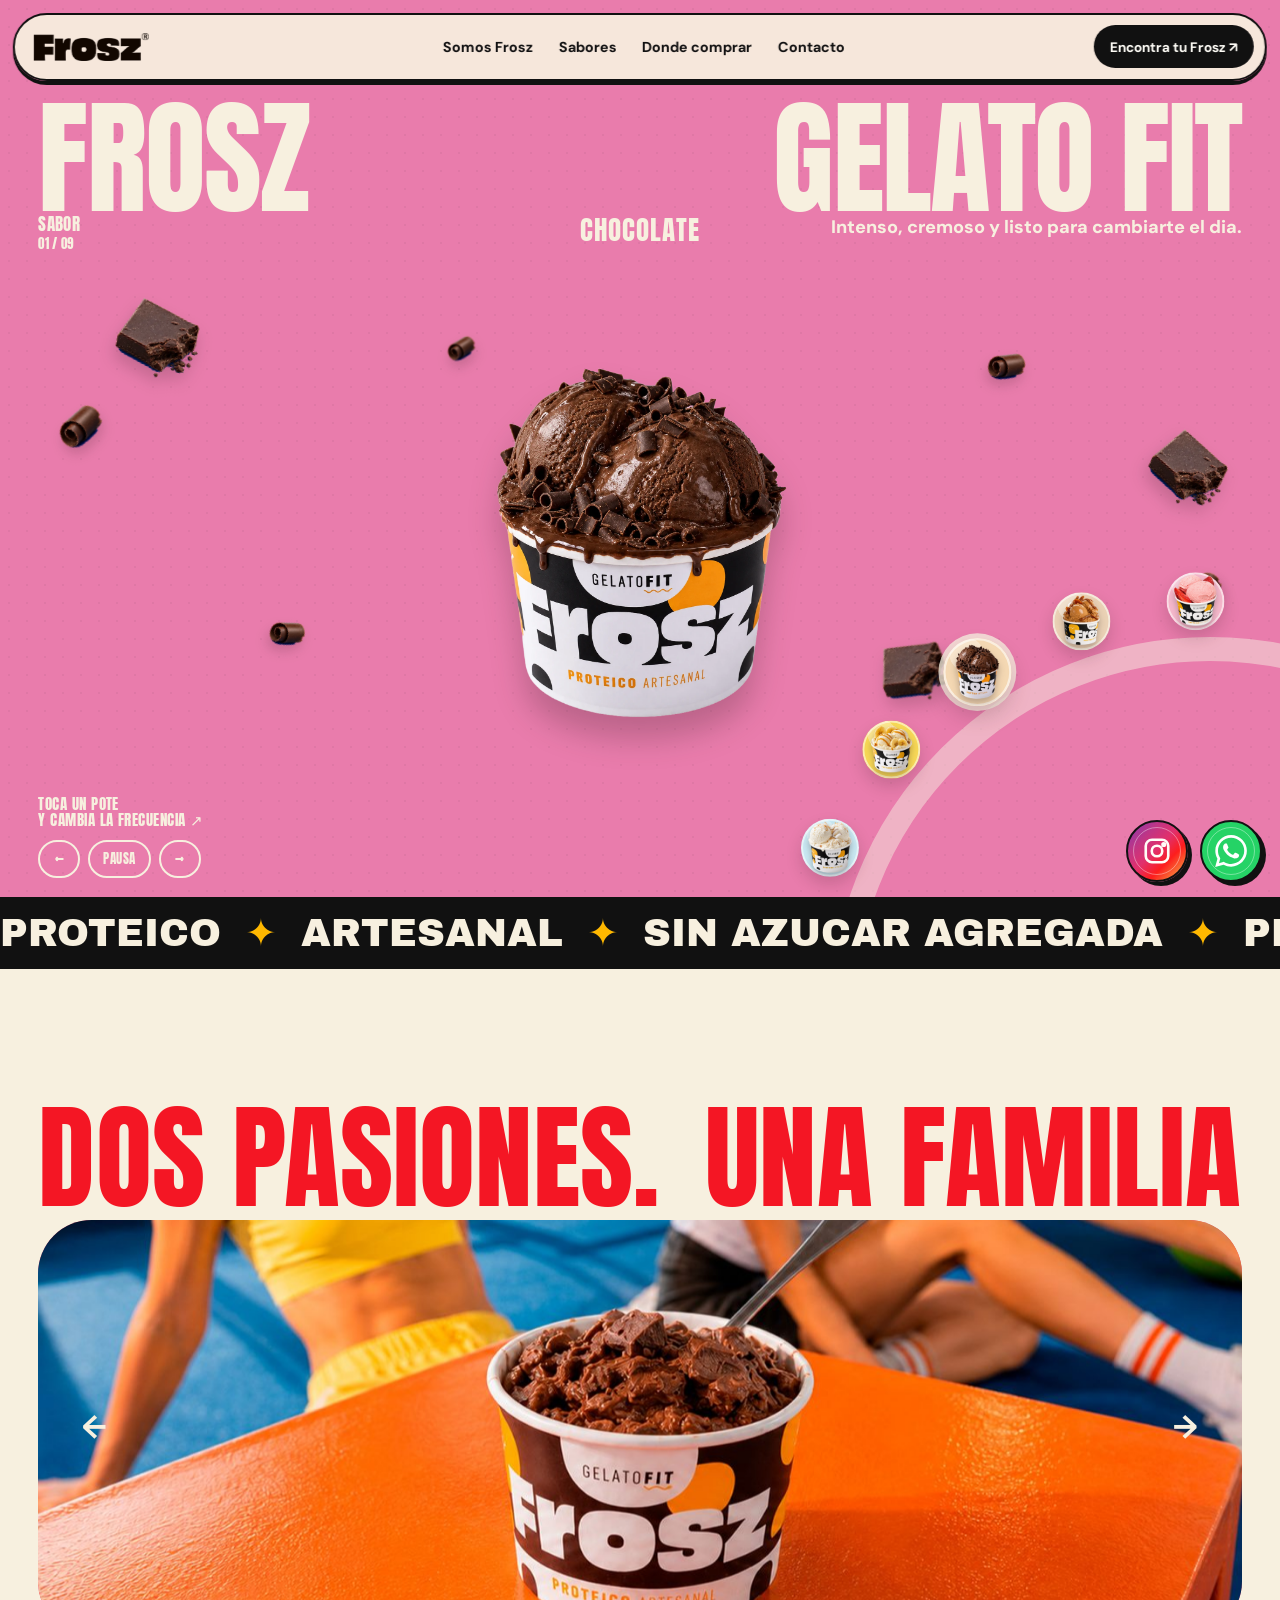
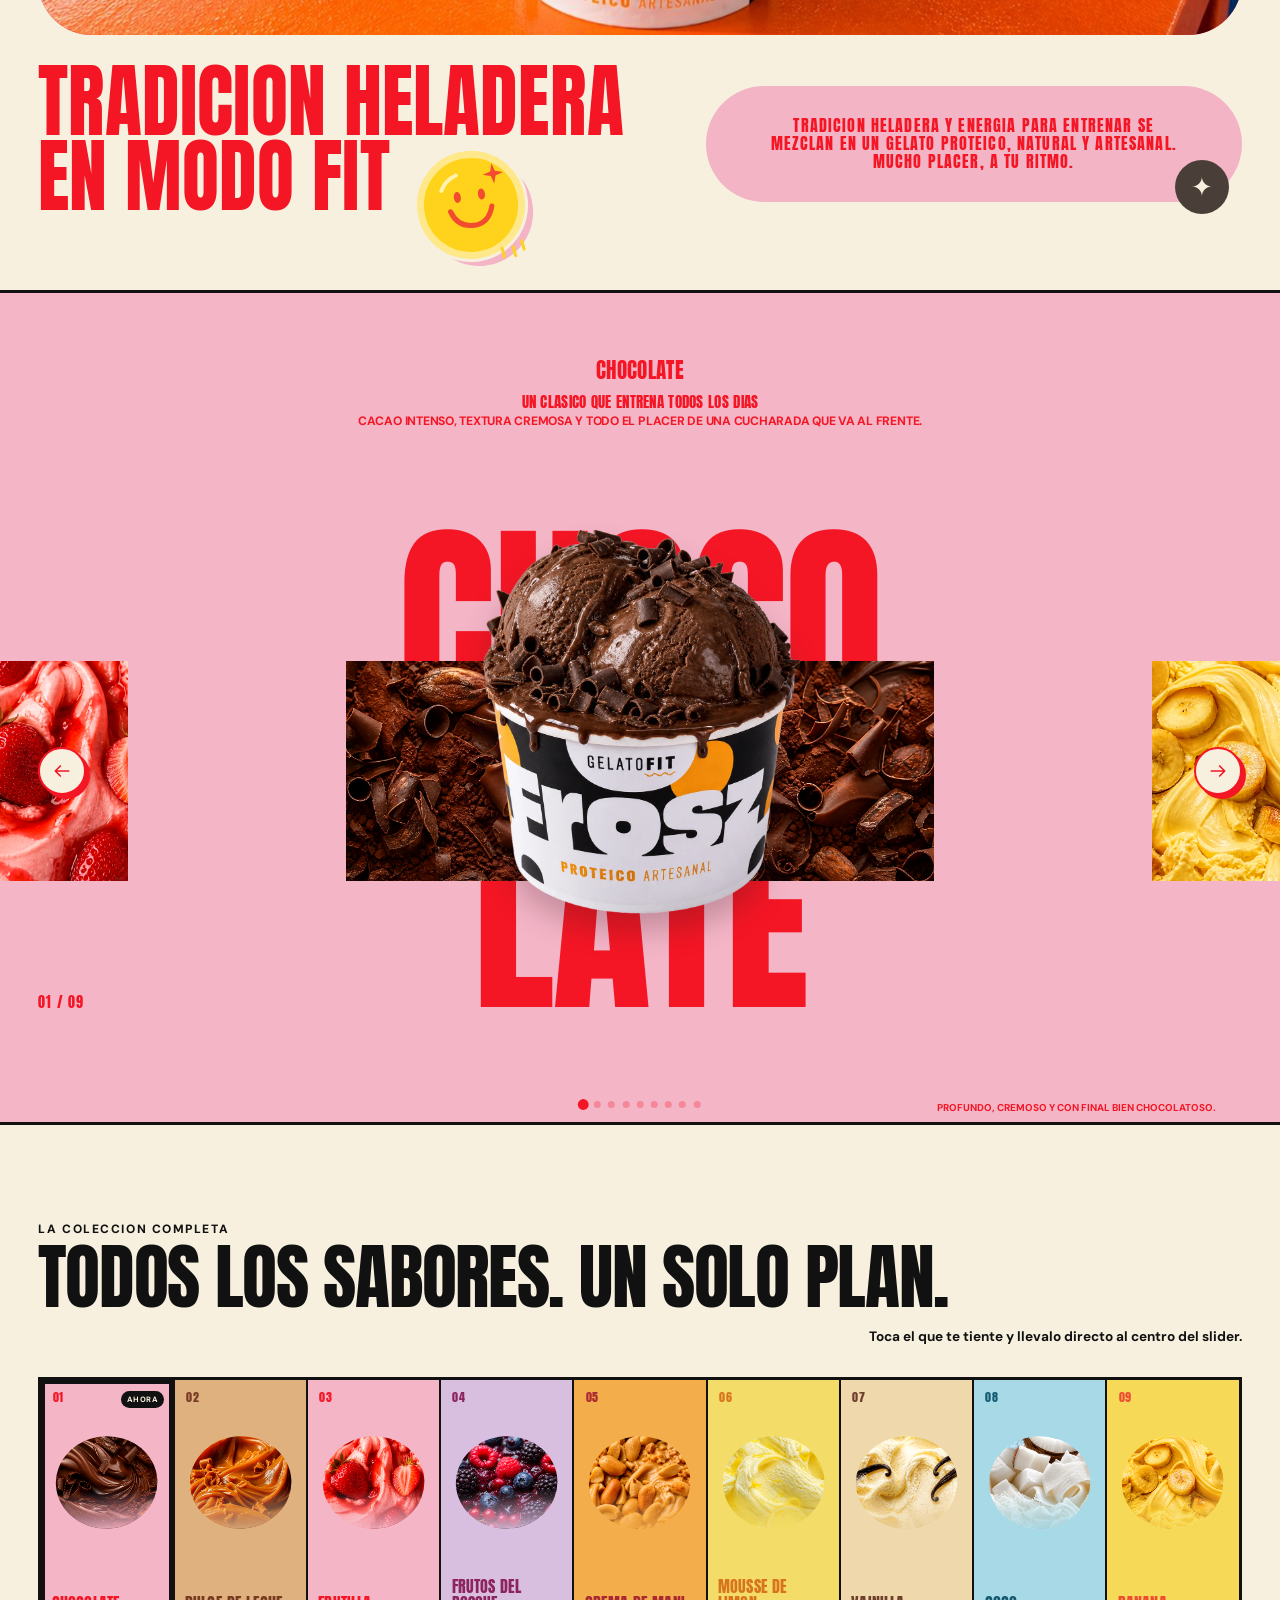
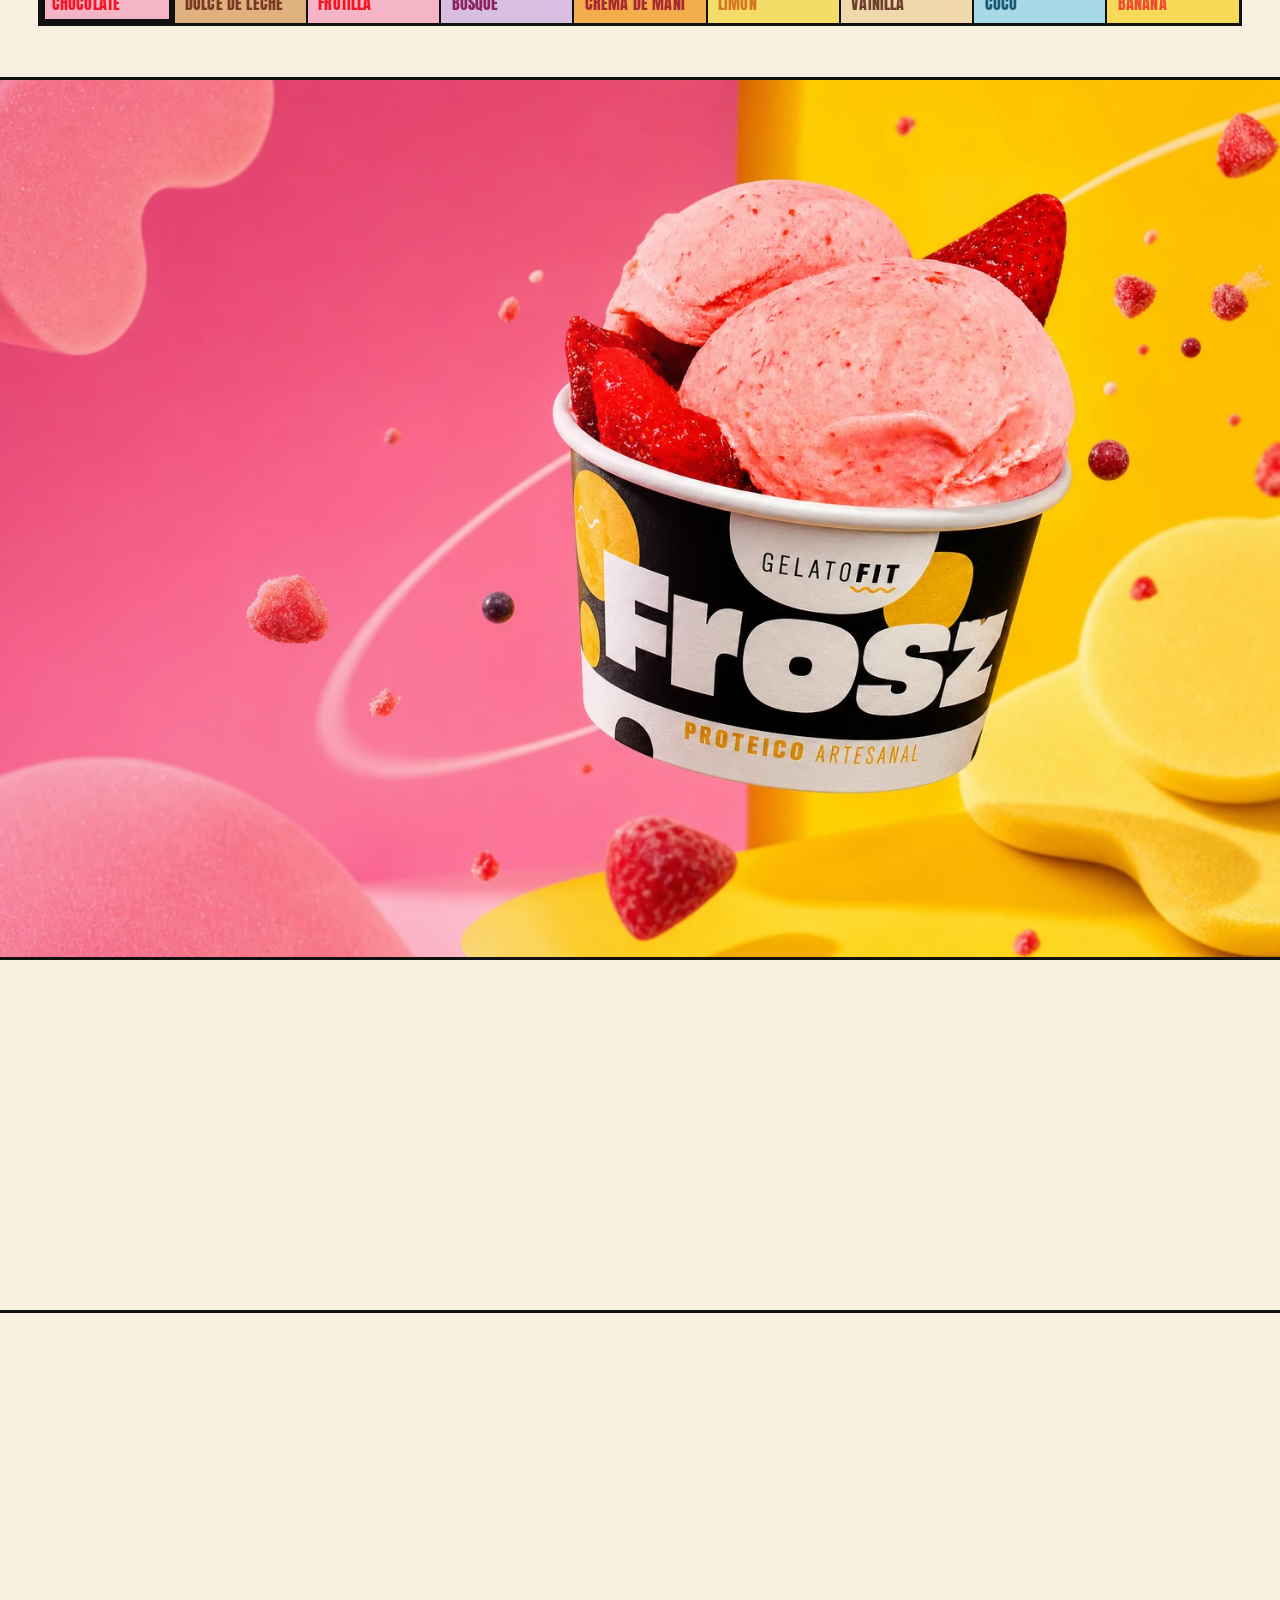
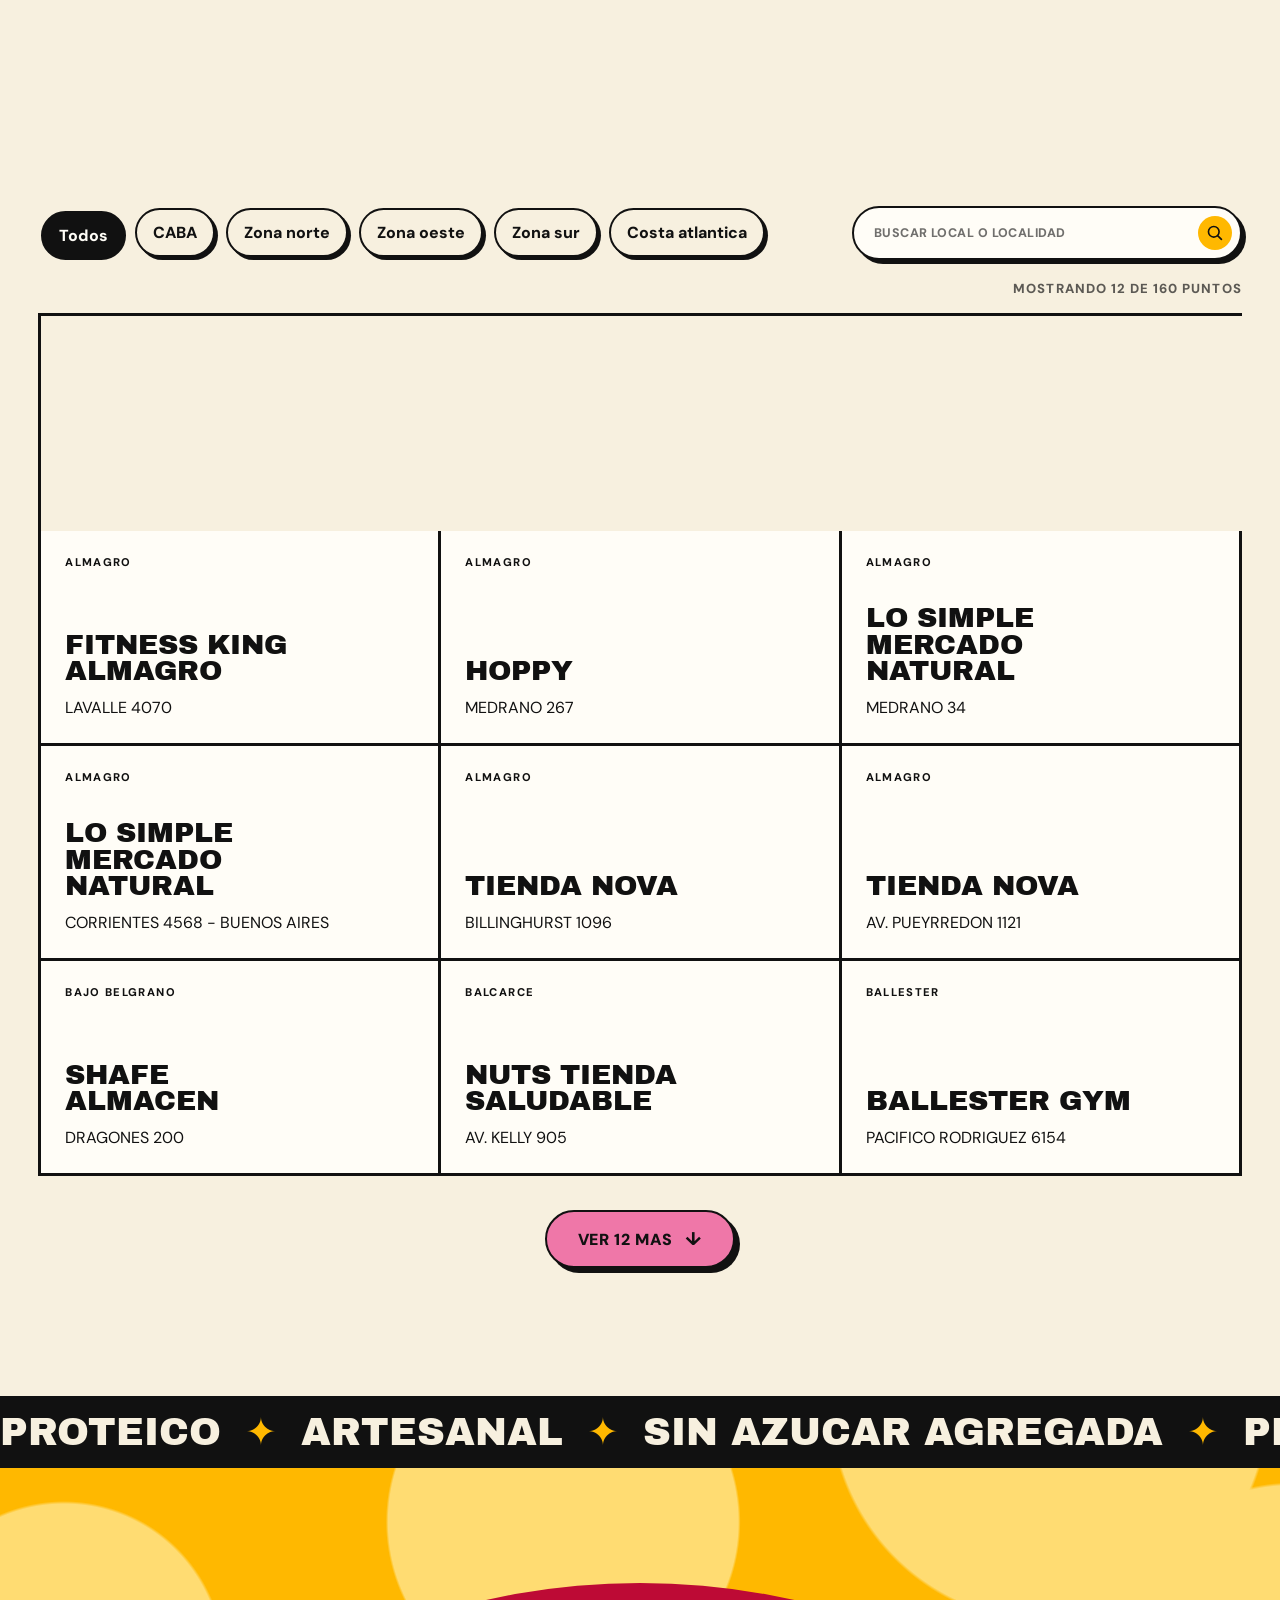
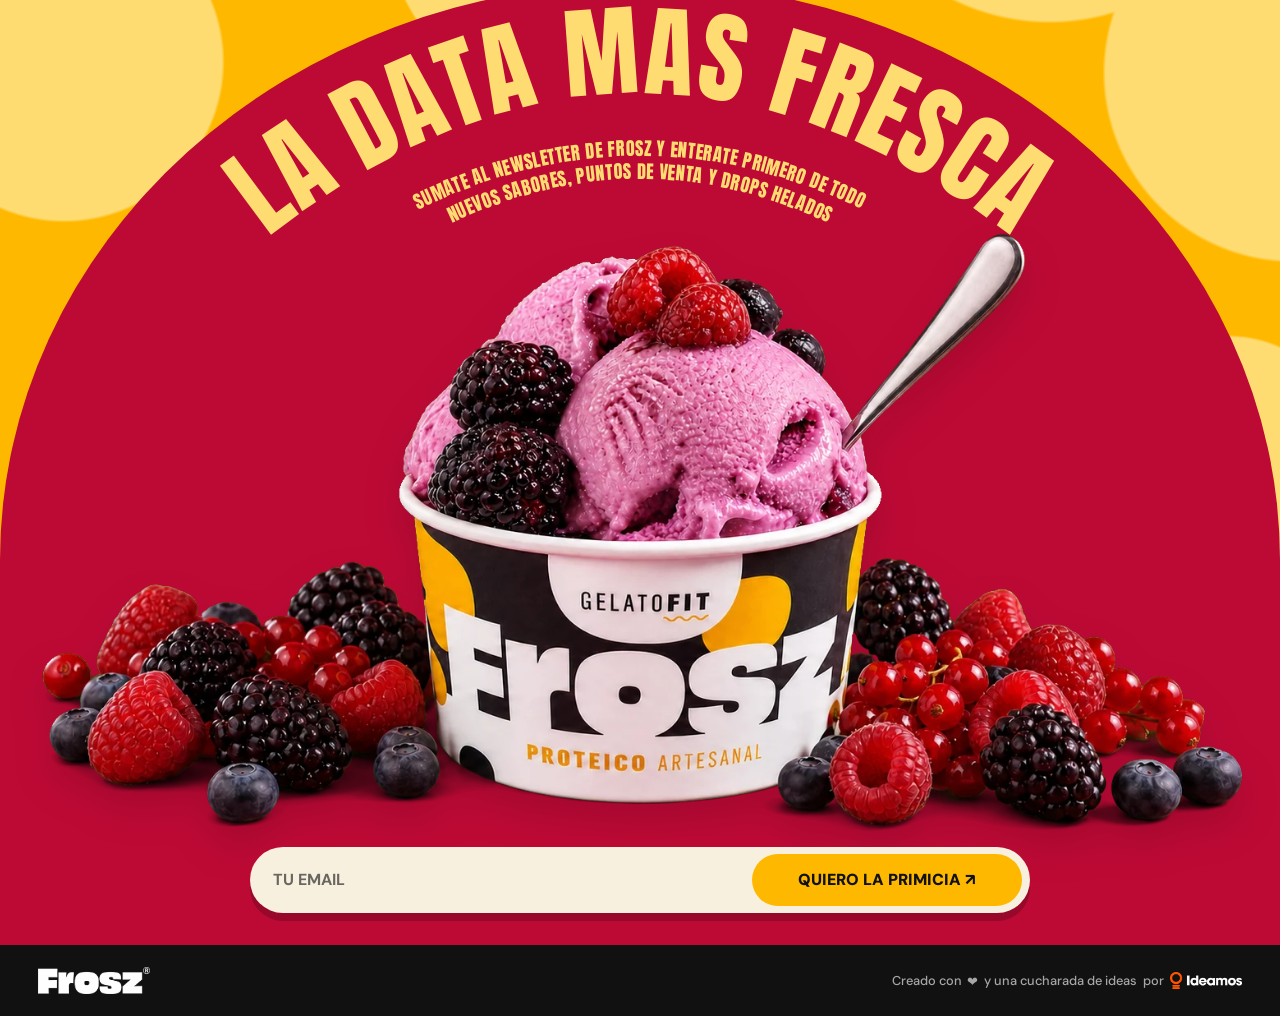
<file: index.html>
﻿<!doctype html>
<html lang="es">
  <head>
    <!-- Google tag (gtag.js) -->
    <script async src="https://www.googletagmanager.com/gtag/js?id=G-3K1N8164H2"></script>
    <script>
      window.dataLayer = window.dataLayer || [];
      function gtag(){dataLayer.push(arguments);}
      gtag('js', new Date());

      gtag('config', 'G-3K1N8164H2');
    </script>
    <meta charset="UTF-8" />
    <meta name="viewport" content="width=device-width, initial-scale=1.0" />
    <meta name="theme-color" content="#ffb800" />
    <meta
      name="description"
      content="Frosz x Gelato Fit: helado proteico artesanal, natural, sin azucar agregada y con todo el sabor."
    />
    <title>Frosz x Gelato Fit</title>
    <link rel="canonical" href="https://frosz.com.ar/" />
    <link rel="icon" href="./public/assets/web/LOGO2.png" type="image/png" />
    <meta property="og:site_name" content="Frosz Gelato Fit" />
    <meta property="og:locale" content="es_AR" />
    <meta property="og:title" content="Frosz x Gelato Fit" />
    <meta property="og:description" content="Helado proteico artesanal, natural, sin azucar agregada y con todo el sabor." />
    <meta property="og:type" content="website" />
    <meta property="og:url" content="https://frosz.com.ar/" />
    <meta property="og:image" content="https://frosz.com.ar/public/og-frosz-2026.png" />
    <meta property="og:image:secure_url" content="https://frosz.com.ar/public/og-frosz-2026.png" />
    <meta property="og:image:type" content="image/png" />
    <meta property="og:image:width" content="1200" />
    <meta property="og:image:height" content="630" />
    <meta property="og:image:alt" content="Frosz x Gelato Fit - helado proteico artesanal" />
    <meta name="twitter:card" content="summary_large_image" />
    <meta name="twitter:title" content="Frosz x Gelato Fit" />
    <meta name="twitter:description" content="Helado proteico artesanal, natural, sin azucar agregada y con todo el sabor." />
    <meta name="twitter:image" content="https://frosz.com.ar/public/og-frosz-2026.png" />
    <script type="application/ld+json">
      {
        "@context": "https://schema.org",
        "@type": "Organization",
        "name": "Frosz",
        "alternateName": "Frosz Gelato Fit",
        "url": "https://frosz.com.ar/",
        "logo": "https://frosz.com.ar/public/assets/web/frosz-wordmark-black.png",
        "description": "Helado proteico artesanal argentino, natural y sin azucar agregada.",
        "sameAs": ["https://www.instagram.com/froszgelatofit/"],
        "contactPoint": {
          "@type": "ContactPoint",
          "telephone": "+54-9-11-6016-2831",
          "contactType": "customer service",
          "email": "contacto@frosz.com.ar",
          "areaServed": "AR",
          "availableLanguage": "Spanish"
        }
      }
    </script>
    <script type="application/ld+json">
      {
        "@context": "https://schema.org",
        "@type": "WebSite",
        "name": "Frosz Gelato Fit",
        "url": "https://frosz.com.ar/"
      }
    </script>
    <link rel="preconnect" href="https://fonts.googleapis.com" />
    <link rel="preconnect" href="https://fonts.gstatic.com" crossorigin />
    <link
      href="https://fonts.googleapis.com/css2?family=Anton&family=Archivo+Black&family=DM+Sans:wght@400;500;600;700&display=swap"
      rel="stylesheet"
    />
    <link rel="stylesheet" href="./styles.css?v=20260923-footer" />
    <script src="./stores-data.js?v=20260909-webp" defer></script>
    <script src="./script.js?v=20260909-webp" defer></script>
  </head>
  <body>
    <a class="skip-link" href="#contenido">Saltar al contenido</a>

    <header class="site-header" aria-label="Navegacion principal">
      <a class="brand" href="#inicio" aria-label="Frosz, volver al inicio">
        <img src="./public/assets/web/frosz-wordmark-black.png" alt="Frosz" />
      </a>
      <nav class="desktop-nav" aria-label="Secciones">
        <a href="#somos">Somos Frosz</a>
        <a href="#sabores">Sabores</a>
        <a href="#puntos">Donde comprar</a>
        <a href="./contacto.html">Contacto</a>
      </nav>
      <a class="nav-cta" href="#puntos">Encontra tu Frosz <span aria-hidden="true">&#8599;</span></a>
      <button class="menu-button" type="button" aria-expanded="false" aria-controls="mobile-menu">
        <span class="sr-only">Abrir menu</span>
        <span></span><span></span>
      </button>
    </header>

    <nav class="mobile-nav" id="mobile-menu" aria-label="Menu movil" hidden>
      <a href="#somos">Somos Frosz</a>
      <a href="#sabores">Sabores</a>
      <a href="#puntos">Donde comprar</a>
      <a href="./contacto.html">Contacto</a>
    </nav>

    <div class="social-float">
      <a class="instagram-rail" href="https://www.instagram.com/froszgelatofit/" target="_blank" rel="noopener noreferrer" aria-label="Seguir a Frosz en Instagram">
        <svg viewBox="0 0 24 24" aria-hidden="true"><rect x="3" y="3" width="18" height="18" rx="5"/><circle cx="12" cy="12" r="4.2"/><circle cx="17.4" cy="6.8" r="1"/></svg>
        <span class="sr-only">Instagram</span>
      </a>
      <a class="whatsapp-float" href="https://wa.me/5491160162831" target="_blank" rel="noopener noreferrer" aria-label="Hablar con Frosz por WhatsApp">
        <img src="./public/assets/web/whatsapp-icon.svg?v=20260721-white" alt="" loading="lazy" />
      </a>
    </div>

    <main id="contenido">
      <section class="flavor-lab flavor-hero is-bursting" id="inicio" aria-labelledby="flavor-title" data-flavor="chocolate">
        <span class="flavor-color-wave" aria-hidden="true"></span>
        <div class="flavor-layout">
          <div class="flavor-masthead">
            <h1 id="flavor-title"><span>FROSZ</span><span>GELATO FIT</span></h1>
            <div class="flavor-meta">
              <p>SABOR <strong><span id="flavor-index">01</span> / 09</strong></p>
              <h2 id="flavor-name">CHOCOLATE</h2>
              <p id="flavor-description">Intenso, cremoso y listo para cambiarte el dia.</p>
            </div>
          </div>

          <div class="flavor-stage" aria-live="polite">
            <div class="ingredient-burst" id="ingredient-burst" aria-hidden="true">
              <span class="ingredient-piece ingredient-piece-1"></span>
              <span class="ingredient-piece ingredient-piece-2"></span>
              <span class="ingredient-piece ingredient-piece-3"></span>
              <span class="ingredient-piece ingredient-piece-4"></span>
              <span class="ingredient-piece ingredient-piece-5"></span>
              <span class="ingredient-piece ingredient-accent ingredient-piece-6"></span>
              <span class="ingredient-piece ingredient-accent ingredient-piece-7"></span>
              <span class="ingredient-piece ingredient-accent ingredient-piece-8"></span>
            </div>
            <div class="flavor-image-wrap">
              <img id="flavor-image" src="./public/assets/web/flavor-chocolate.webp" alt="Pote Frosz sabor Chocolate" />
            </div>
          </div>

          <div class="flavor-arc" aria-hidden="true"></div>
          <div class="flavor-tabs" role="list" aria-label="Seleccionar sabor">
            <button class="flavor-tab is-active" type="button" data-key="chocolate" aria-label="Chocolate" aria-pressed="true"><img src="./public/assets/web/flavor-chocolate.webp" alt="" /><span>Chocolate</span></button>
            <button class="flavor-tab" type="button" data-key="ddl" aria-label="Dulce de leche" aria-pressed="false"><img src="./public/assets/web/flavor-ddl.webp" alt="" /><span>Dulce</span></button>
            <button class="flavor-tab" type="button" data-key="frutilla" aria-label="Frutilla" aria-pressed="false"><img src="./public/assets/web/flavor-frutilla.webp" alt="" /><span>Frutilla</span></button>
            <button class="flavor-tab" type="button" data-key="frutos" aria-label="Frutos del bosque" aria-pressed="false"><img src="./public/assets/web/flavor-frutos.webp" alt="" /><span>Frutos</span></button>
            <button class="flavor-tab" type="button" data-key="mani" aria-label="Crema de mani" aria-pressed="false"><img src="./public/assets/web/flavor-mani.webp" alt="" /><span>Mani</span></button>
            <button class="flavor-tab" type="button" data-key="limon" aria-label="Mousse de limon" aria-pressed="false"><img src="./public/assets/web/flavor-limon.webp" alt="" /><span>Limon</span></button>
            <button class="flavor-tab" type="button" data-key="vainilla" aria-label="Vainilla" aria-pressed="false"><img src="./public/assets/web/flavor-vainilla.webp" alt="" /><span>Vainilla</span></button>
            <button class="flavor-tab" type="button" data-key="coco" aria-label="Coco" aria-pressed="false"><img src="./public/assets/web/flavor-coco.webp" alt="" /><span>Coco</span></button>
            <button class="flavor-tab" type="button" data-key="banana" aria-label="Banana" aria-pressed="false"><img src="./public/assets/web/flavor-banana.webp" alt="" /><span>Banana</span></button>
          </div>
          <p class="flavor-hint">TOCA UN POTE<br />Y CAMBIA LA FRECUENCIA <span aria-hidden="true">&#8599;</span></p>
          <div class="flavor-controls" aria-label="Controles del carrusel de sabores">
            <button id="flavor-prev" type="button" aria-label="Sabor anterior">&#8592;</button>
            <button id="flavor-toggle" type="button" aria-label="Pausar autoplay" aria-pressed="false">PAUSA</button>
            <button id="flavor-next" type="button" aria-label="Sabor siguiente">&#8594;</button>
          </div>
        </div>
      </section>

      <div class="marquee" aria-label="Caracteristicas de Frosz">
        <div class="marquee-track">
          <span>PROTEICO</span><i>&#10022;</i><span>ARTESANAL</span><i>&#10022;</i><span>SIN AZUCAR AGREGADA</span><i>&#10022;</i>
          <span>PROTEICO</span><i>&#10022;</i><span>ARTESANAL</span><i>&#10022;</i><span>SIN AZUCAR AGREGADA</span><i>&#10022;</i>
        </div>
      </div>

      <section class="manifesto" id="somos" aria-labelledby="manifesto-title">
        <h2 id="manifesto-title" class="about-title"><span>DOS PASIONES.</span><span>UNA FAMILIA</span></h2>
        <div class="about-stage">
          <img
            class="about-image is-active"
            src="./public/assets/web/about-gym-01.jpg"
            alt="Pote Frosz de chocolate en una escena de entrenamiento sobre banco naranja"
            loading="lazy"
          />
          <img
            class="about-image"
            src="./public/assets/web/about-gym-02.jpg"
            alt=""
            aria-hidden="true"
            loading="lazy"
          />
          <button class="about-arrow about-arrow-prev" type="button" aria-label="Ver imagen anterior">&#8592;</button>
          <button class="about-arrow about-arrow-next" type="button" aria-label="Ver imagen siguiente">&#8594;</button>
        </div>
        <div class="about-footer" id="historia-frosz">
          <h3><span>TRADICION HELADERA</span><span>EN MODO FIT</span></h3>
          <span class="about-sticker" aria-hidden="true">
            <svg viewBox="0 0 100 100" focusable="false">
              <path class="sticker-shine" d="M16 28q7-13 21-17" />
              <ellipse class="sticker-eye" cx="35" cy="39" rx="4.5" ry="7" />
              <ellipse class="sticker-eye" cx="66" cy="39" rx="4.5" ry="7" />
              <path class="sticker-smile" d="M24 56q6 20 26 21 20 1 27-21" />
              <path class="sticker-spark" d="M84 2l3 10 10 3-10 3-3 10-3-10-10-3 10-3z" />
            </svg>
          </span>
          <div class="about-story">
            <p>Tradicion heladera y energia para entrenar se mezclan en un gelato proteico, natural y artesanal. Mucho placer, a tu ritmo.</p>
            <span aria-hidden="true">&#10022;</span>
          </div>
        </div>
      </section>

      <section class="product-showcase" id="sabores" aria-labelledby="showcase-title" data-showcase-flavor="chocolate" tabindex="0">
        <h2 class="sr-only" id="showcase-title">Sabores Frosz</h2>
        <svg class="showcase-liquid-filter" aria-hidden="true" width="0" height="0">
          <filter id="showcase-liquid" x="-20%" y="-20%" width="140%" height="140%">
            <feTurbulence type="fractalNoise" baseFrequency="0.008 0.04" numOctaves="2" seed="8" result="noise" />
            <feDisplacementMap in="SourceGraphic" in2="noise" scale="34" xChannelSelector="R" yChannelSelector="B" />
          </filter>
        </svg>
        <span class="showcase-color-wave" aria-hidden="true"></span>
        <div class="showcase-content">
          <header class="showcase-intro">
            <p class="showcase-flavor-name" id="showcase-flavor-name">CHOCOLATE</p>
            <p class="showcase-tagline" id="showcase-tagline">UN CLASICO QUE ENTRENA TODOS LOS DIAS</p>
            <p class="showcase-description" id="showcase-description">CACAO INTENSO, TEXTURA CREMOSA Y TODO EL PLACER DE UNA CUCHARADA QUE VA AL FRENTE.</p>
          </header>

          <div class="showcase-words" aria-hidden="true">
            <span id="showcase-word-top">CHOCO</span>
            <span id="showcase-word-bottom">LATE</span>
          </div>

          <div class="showcase-rail" aria-live="polite">
            <figure class="showcase-peek showcase-peek-prev" aria-hidden="true">
              <img id="showcase-peek-prev" src="./public/assets/web/showcase-frutilla.webp" alt="" />
            </figure>

            <figure class="showcase-scene">
              <img class="showcase-ingredient" id="showcase-ingredient" src="./public/assets/web/showcase-chocolate.webp" alt="Chocolate cremoso" />
              <img class="showcase-pot" id="showcase-pot" src="./public/assets/web/flavor-chocolate.webp" alt="Pote Frosz sabor Chocolate" />
            </figure>

            <figure class="showcase-peek showcase-peek-next" aria-hidden="true">
              <img id="showcase-peek-next" src="./public/assets/web/showcase-banana.webp" alt="" />
            </figure>
          </div>

          <p class="showcase-note" id="showcase-note">PROFUNDO, CREMOSO Y CON FINAL BIEN CHOCOLATOSO.</p>

          <div class="showcase-controls" aria-label="Navegar sabores">
            <button class="showcase-arrow" id="showcase-prev" type="button" aria-label="Sabor anterior"><svg aria-hidden="true" viewBox="0 0 24 24"><path d="M20 12H4M10 6l-6 6 6 6" /></svg></button>
            <p><span id="showcase-index">01</span> / 09</p>
            <button class="showcase-arrow" id="showcase-next" type="button" aria-label="Sabor siguiente"><svg aria-hidden="true" viewBox="0 0 24 24"><path d="M4 12h16M14 6l6 6-6 6" /></svg></button>
          </div>

          <div class="showcase-dots" id="showcase-dots" role="list" aria-label="Elegir sabor"></div>
        </div>
      </section>

      <section class="flavor-overview" id="todos-los-sabores" aria-labelledby="flavor-overview-title">
        <header class="flavor-overview-heading">
          <div>
            <p class="eyebrow">La coleccion completa</p>
            <h2 id="flavor-overview-title">TODOS LOS SABORES. UN SOLO PLAN.</h2>
          </div>
          <p>Toca el que te tiente y llevalo directo al centro del slider.</p>
        </header>
        <div class="flavor-overview-grid" id="flavor-overview-grid" aria-label="Todos los sabores Frosz"></div>
      </section>

      <section class="campaign-break" id="campana" aria-labelledby="campaign-title">
        <img src="./public/assets/web/campaign-hero.webp" alt="Pote de helado Frosz de frutilla en una escena rosa y amarilla" loading="lazy" />
        <div class="campaign-copy reveal">
          <p class="eyebrow">Tu postre, tu ritmo</p>
          <h2 id="campaign-title">ENTRENA.<br />DISFRUTA.<br />REPETI.</h2>
        </div>
      </section>

      <section class="benefits" id="beneficios" aria-labelledby="benefits-title">
        <h2 id="benefits-title" class="sr-only">Por que elegir Frosz</h2>
        <article class="benefit benefit-pink reveal">
          <span>01</span>
          <svg class="benefit-illustration" viewBox="0 0 240 180" aria-hidden="true">
            <path class="cream" d="M58 98h124l-15 60H73z" />
            <path d="M58 98h124l-15 60H73zM67 113h106M86 158l-8-45m76 45 8-45" />
            <path class="cream" d="M78 98c0-31 19-51 42-51s42 20 42 51" />
            <path d="M78 98c0-31 19-51 42-51s42 20 42 51M94 78c9-10 24-15 38-10" />
            <path d="M154 75 184 30M177 25l15 10" />
            <path d="m51 46 4 9 9 4-9 4-4 9-4-9-9-4 9-4z" />
          </svg>
          <h3>ARTESANAL<br />DE VERDAD</h3>
          <p>Tradicion heladera, textura cremosa y sabor a gelato italiano.</p>
        </article>
        <article class="benefit benefit-orange reveal">
          <span>02</span>
          <svg class="benefit-illustration benefit-illustration-fit" viewBox="0 0 240 180" aria-hidden="true">
            <path class="cream" d="M37 64h28v52H37zm138 0h28v52h-28z" />
            <path d="M37 64h28v52H37zm138 0h28v52h-28zM65 78h22v24H65m110-24h-22v24h22M87 90h66" />
            <path class="cream" d="m126 31-25 57h23l-10 61 34-74h-24z" />
            <path d="m126 31-25 57h23l-10 61 34-74h-24z" />
            <path d="m191 35 3 7 8 3-8 3-3 8-3-8-8-3 8-3zM48 132l3 7 8 3-8 3-3 8-3-8-8-3 8-3z" />
          </svg>
          <h3>FIT SIN<br />VUELTAS</h3>
          <p>Rico en proteinas, bajo en calorias y sin azucar agregada.</p>
        </article>
        <article class="benefit benefit-lime reveal">
          <span>03</span>
          <svg class="benefit-illustration" viewBox="0 0 240 180" aria-hidden="true">
            <path class="cream" d="M59 79h123l-13 79H72z" />
            <path d="M59 79h123l-13 79H72zM69 99h103M88 158l-9-59m72 59 11-59" />
            <path class="cream" d="M78 79c3-26 20-42 42-42s39 16 42 42" />
            <path d="M78 79c3-26 20-42 42-42s39 16 42 42M103 123c8 10 25 10 34 0M99 110h1m40 0h1M163 62l26-33" />
            <path d="M194 23c10 3 14 14 8 22l-13 14-12-16c-5-9 2-19 12-17 2-3 3-4 5-3z" />
          </svg>
          <h3>HECHO PARA<br />DISFRUTAR</h3>
          <p>Un postre para acompanar tu ritmo, no para frenarlo.</p>
        </article>
      </section>

      <section class="stores" id="puntos" aria-labelledby="stores-title">
        <div class="stores-heading reveal">
          <p class="eyebrow">Encontra nuestro helado</p>
          <h2 id="stores-title">TU PROXIMO FROSZ ESTA MAS CERCA DE LO QUE PENSAS.</h2>
        </div>

        <div class="stores-tools">
          <div class="store-filters" role="group" aria-label="Filtrar puntos de venta">
            <button class="store-filter is-active" type="button" data-zone="all">Todos</button>
            <button class="store-filter" type="button" data-zone="caba">CABA</button>
            <button class="store-filter" type="button" data-zone="norte">Zona norte</button>
            <button class="store-filter" type="button" data-zone="oeste">Zona oeste</button>
            <button class="store-filter" type="button" data-zone="sur">Zona sur</button>
            <button class="store-filter" type="button" data-zone="costa">Costa atlantica</button>
          </div>
          <label class="store-search" for="store-search">
            <span class="sr-only">Buscar por local, localidad o direccion</span>
            <input id="store-search" type="search" autocomplete="off" placeholder="BUSCAR LOCAL O LOCALIDAD" />
            <svg viewBox="0 0 24 24" aria-hidden="true"><circle cx="10.5" cy="10.5" r="6.5"/><path d="m15.5 15.5 5 5"/></svg>
          </label>
        </div>

        <p class="stores-count" id="stores-count" aria-live="polite">Mostrando 160 puntos</p>
        <div class="store-grid" id="store-grid">
          <article class="store-card" data-zone="caba"><span>ABASTO</span><h3>FITNESS KING ABASTO</h3><p>TUCUMAN 3150</p></article>
          <article class="store-card" data-zone="norte"><span>ACASUSSO</span><h3>TOMY ACASUSSO</h3><p>ALBARELLOS 834</p></article>
          <article class="store-card" data-zone="caba"><span>ALMAGRO</span><h3>FITNESS FOOD</h3><p>GASCON 558</p></article>
          <article class="store-card" data-zone="caba"><span>ALMAGRO</span><h3>FITNESS KING ALMAGRO</h3><p>LAVALLE 4070</p></article>
          <article class="store-card" data-zone="caba"><span>ALMAGRO</span><h3>HOPPY</h3><p>MEDRANO 267</p></article>
          <article class="store-card" data-zone="caba"><span>ALMAGRO</span><h3>LO SIMPLE MERCADO NATURAL</h3><p>MEDRANO 34</p></article>
          <article class="store-card" data-zone="caba"><span>ALMAGRO</span><h3>LO SIMPLE MERCADO NATURAL</h3><p>CORRIENTES 4568 - BUENOS AIRES</p></article>
          <article class="store-card" data-zone="caba"><span>ALMAGRO</span><h3>TIENDA NOVA</h3><p>BILLINGHURST 1096</p></article>
          <article class="store-card" data-zone="caba"><span>ALMAGRO</span><h3>TIENDA NOVA</h3><p>AV. PUEYRREDON 1121</p></article>
          <article class="store-card" data-zone="caba"><span>BAJO BELGRANO</span><h3>SHAFE ALMACEN</h3><p>DRAGONES 200</p></article>
          <article class="store-card" data-zone="costa"><span>BALCARCE</span><h3>NUTS TIENDA SALUDABLE</h3><p>AV. KELLY 905</p></article>
          <article class="store-card" data-zone="norte"><span>BALLESTER</span><h3>BALLESTER GYM</h3><p>PACIFICO RODRIGUEZ 6154</p></article>
          <article class="store-card" data-zone="norte"><span>BALLESTER</span><h3>NUTRICION INTEGRAL BALLESTER</h3><p>VICENTE LOPEZ 3003</p></article>
          <article class="store-card" data-zone="caba"><span>BALVANERA</span><h3>HEALTY HOUSE</h3><p>AV. PUEYRREDON 563</p></article>
          <article class="store-card" data-zone="caba"><span>BALVANERA</span><h3>HOPPY</h3><p>SARMIENTO 4632</p></article>
          <article class="store-card" data-zone="caba"><span>BALVANERA</span><h3>HOPPY</h3><p>AV. INDEPENDENCIA 2049</p></article>
          <article class="store-card" data-zone="caba"><span>BARRACAS</span><h3>FITNESS KING BARRACAS</h3><p>AV. REGIMIENTO DE PATRICIOS 251</p></article>
          <article class="store-card" data-zone="caba"><span>BELGRANO</span><h3>ALMAZEN</h3><p>LA PAMPA 2085</p></article>
          <article class="store-card" data-zone="caba"><span>BELGRANO</span><h3>AVANT CLUB</h3><p>AV. CABILDO 2160</p></article>
          <article class="store-card" data-zone="caba"><span>BELGRANO</span><h3>BON NATURAL</h3><p>AV. DEL LIBERTADOR 5987</p></article>
          <article class="store-card" data-zone="caba"><span>BELGRANO</span><h3>BON NATURAL</h3><p>AV. DEL LIBERTADOR 2291</p></article>
          <article class="store-card" data-zone="caba"><span>BELGRANO</span><h3>DIETETICA BIANCA</h3><p>LA PAMPA 2820</p></article>
          <article class="store-card" data-zone="caba"><span>BELGRANO</span><h3>DIETETICA CALLAO</h3><p>AV. MONROE 2574</p></article>
          <article class="store-card" data-zone="caba"><span>BELGRANO</span><h3>ENELDO BELGRANO</h3><p>CIUDAD DE LA PAZ 1802</p></article>
          <article class="store-card" data-zone="caba"><span>BELGRANO</span><h3>GARDEN FOOD MARKET</h3><p>RIVERA 3245</p></article>
          <article class="store-card" data-zone="caba"><span>BELGRANO</span><h3>HEALTY HOUSE</h3><p>AV. CABILDO 2399</p></article>
          <article class="store-card" data-zone="caba"><span>BELGRANO</span><h3>SELVA</h3><p>VIRREY DEL PINO 2120</p></article>
          <article class="store-card" data-zone="caba"><span>BELGRANO</span><h3>SEMILLA DIETETICA</h3><p>MANUEL UGARTE 2193</p></article>
          <article class="store-card" data-zone="caba"><span>BELGRANO</span><h3>VITALCER</h3><p>AV. CABILDO 200</p></article>
          <article class="store-card" data-zone="caba"><span>BOEDO</span><h3>FITNESS KING BOEDO</h3><p>AV. SAN JUAN 3981</p></article>
          <article class="store-card" data-zone="caba"><span>BOEDO</span><h3>VITALCER BOEDO</h3><p>AV. BOEDO 920</p></article>
          <article class="store-card" data-zone="caba"><span>BOTANICO</span><h3>DIETETICA LAFINUR</h3><p>LAFINUR 2914</p></article>
          <article class="store-card" data-zone="caba"><span>CABA</span><h3>FITNESS KING</h3><p>AV. CABILDO 3254</p></article>
          <article class="store-card" data-zone="caba"><span>CABA</span><h3>MUANA ECO TIENDA</h3><p>RIO DE JANEIRO 783</p></article>
          <article class="store-card" data-zone="caba"><span>CABALLITO</span><h3>BREADERS</h3><p>COLPAYO 110</p></article>
          <article class="store-card" data-zone="caba"><span>CABALLITO</span><h3>DIETETICA LA CURVA</h3><p>HIDALGO 919</p></article>
          <article class="store-card" data-zone="caba"><span>CABALLITO</span><h3>VITALCER</h3><p>AV. DIRECTORIO 405</p></article>
          <article class="store-card" data-zone="caba"><span>CABALLITO</span><h3>VITALCER CABALLITO</h3><p>AV. LA PLATA 71</p></article>
          <article class="store-card" data-zone="sur"><span>CANNING</span><h3>CHIAT ALMACEN</h3><p>AV. MARIANO CASTEX 5701</p></article>
          <article class="store-card" data-zone="sur"><span>CANNING</span><h3>KODIAK FITNESS</h3><p>GIRIBONE 909</p></article>
          <article class="store-card" data-zone="caba"><span>CAÑITAS</span><h3>ELOTE TIENDA NATURAL</h3><p>JORGE NEWBERY 1810</p></article>
          <article class="store-card" data-zone="caba"><span>CAÑITAS</span><h3>ENELDO CAÑITAS</h3><p>MAURE 1635</p></article>
          <article class="store-card" data-zone="caba"><span>CAÑITAS</span><h3>SELVA MERCADO</h3><p>ORTEGA Y GASSET 1808</p></article>
          <article class="store-card" data-zone="oeste"><span>CAÑUELAS</span><h3>NETTO DIETETICA</h3><p>RUTA 202 KM 53,700</p></article>
          <article class="store-card" data-zone="oeste"><span>CAÑUELAS</span><h3>TIERRA LIBRE CAÑUELAS</h3><p>BELGRANO 572</p></article>
          <article class="store-card" data-zone="caba"><span>COLEGIALES</span><h3>SELVA MERCADO</h3><p>ALVAREZ THOMAS 6</p></article>
          <article class="store-card" data-zone="caba"><span>COLEGIALES</span><h3>TIENDA NOVA</h3><p>LACROZE 2559</p></article>
          <article class="store-card" data-zone="caba"><span>COSTA SALGUERO</span><h3>OCAMPO CLUB</h3><p>RAFAEL OBLIGADO 1221</p></article>
          <article class="store-card" data-zone="caba"><span>DEVOTO</span><h3>ANEXO DEPORTIVO</h3><p>PAREJA 4830</p></article>
          <article class="store-card" data-zone="caba"><span>DEVOTO</span><h3>CANNAVATA MERCADO SALUDABLE</h3><p>GUTENBERG 3774</p></article>
          <article class="store-card" data-zone="caba"><span>DEVOTO</span><h3>DIETETICA CALLAO</h3><p>AV. SAN MARTIN 7000</p></article>
          <article class="store-card" data-zone="caba"><span>DEVOTO</span><h3>VITALCER DEVOTO</h3><p>ASUNCION 4183</p></article>
          <article class="store-card" data-zone="norte"><span>EL PALOMAR</span><h3>DIETETICA ABY</h3><p>LIBERTAD 744</p></article>
          <article class="store-card" data-zone="norte"><span>EL TALAR</span><h3>CANELO TIENDA NATURAL</h3><p>CENTRO COMERCIAL LIRIOS DEL TALAR</p></article>
          <article class="store-card" data-zone="sur"><span>EZEIZA</span><h3>AUTOSERVICIO SAN CAYETANO</h3><p>TUYUTI 502</p></article>
          <article class="store-card" data-zone="caba"><span>FACULTAD DE MEDICINA</span><h3>COQUITOS</h3><p>AV. CORDOBA 2067</p></article>
          <article class="store-card" data-zone="caba"><span>FACULTAD DE MEDICINA</span><h3>GREEN HOUSE</h3><p>AV. CORDOBA 2417</p></article>
          <article class="store-card" data-zone="caba"><span>FLORES</span><h3>TIENDA NOVA</h3><p>DONATO ALVAREZ 11</p></article>
          <article class="store-card" data-zone="sur"><span>GORINA</span><h3>GOOD LIFE</h3><p>CALLE 485 Y 138 (PASEOMITRE)</p></article>
          <article class="store-card" data-zone="oeste"><span>GRAL. RODRIGUEZ</span><h3>GIMNASIO NUEVA ESCUELA</h3><p>AV. EVA PERON 258</p></article>
          <article class="store-card" data-zone="oeste"><span>GRAL. RODRIGUEZ</span><h3>NATURALMENTE E OH BIO</h3><p>ITALIA 889</p></article>
          <article class="store-card" data-zone="oeste"><span>GRAL. RODRIGUEZ</span><h3>VICTORY SUPLEMENTOS</h3><p>@VICTORYFITSHOP</p></article>
          <article class="store-card" data-zone="oeste"><span>ITUZAINGO</span><h3>EL GAPLON SALUDABLE</h3><p>JUNCAL 178</p></article>
          <article class="store-card" data-zone="oeste"><span>JAUREGUI</span><h3>DIETETICA LA GLORIA</h3><p>MOREIRA 945</p></article>
          <article class="store-card" data-zone="sur"><span>LA PLATA</span><h3>GOOD LIFE</h3><p>DIAGONAL 77 1024</p></article>
          <article class="store-card" data-zone="sur"><span>LANUS</span><h3>DIETETICA LANUS</h3><p>AV. HIPOLITO YRIGOYEN 4543</p></article>
          <article class="store-card" data-zone="sur"><span>LANUS</span><h3>DIETETICA LANUS</h3><p>JUAN PIÑEIRO 24</p></article>
          <article class="store-card" data-zone="sur"><span>LOMAS DE ZAMORA</span><h3>DIETETICA MAGNOLIA</h3><p>ALEM 235</p></article>
          <article class="store-card" data-zone="sur"><span>LOMAS DE ZAMORA</span><h3>HEALTY HOUSE</h3><p>BOEDO 202</p></article>
          <article class="store-card" data-zone="sur"><span>LOMAS DE ZAMORA</span><h3>LO MAS NATURAL</h3><p>ITALIA 2111</p></article>
          <article class="store-card" data-zone="caba"><span>LUGANO</span><h3>PATOS GYM</h3><p>AV. LARRAZABAL 3175</p></article>
          <article class="store-card" data-zone="oeste"><span>LUJAN</span><h3>BAKU MULTIBOX</h3><p>GENERAL LAS HERAS 2064</p></article>
          <article class="store-card" data-zone="oeste"><span>LUJAN</span><h3>PIU ORGANIC</h3><p>MARIANO MORENO 828</p></article>
          <article class="store-card" data-zone="costa"><span>MAR DEL PLATA</span><h3>ALMACEN VIEJO ABARROTE</h3><p>GASCON 2982</p></article>
          <article class="store-card" data-zone="costa"><span>MAR DEL PLATA</span><h3>FRISKA DIETETICA</h3><p>COLON 2617</p></article>
          <article class="store-card" data-zone="costa"><span>MAR DEL PLATA</span><h3>MAS NATURAL</h3><p>TALCAHUANO 318</p></article>
          <article class="store-card" data-zone="costa"><span>MAR DEL PLATA</span><h3>MUSCETTA SALUD</h3><p>PATAGONES 955</p></article>
          <article class="store-card" data-zone="costa"><span>MAR DEL PLATA</span><h3>MUSCETTA SALUD</h3><p>ALEM 3836</p></article>
          <article class="store-card" data-zone="costa"><span>MAR DEL PLATA</span><h3>MUSCETTA SALUD</h3><p>RIVADAVIA 2668</p></article>
          <article class="store-card" data-zone="costa"><span>MAR DEL PLATA</span><h3>PRANA ENERGIA VITAL</h3><p>AV. JORGE NEWBERY 7600</p></article>
          <article class="store-card" data-zone="norte"><span>MARTINEZ</span><h3>LAS TIPAS - ALMACEN NATURAL</h3><p>EDUARDO COSTA 972</p></article>
          <article class="store-card" data-zone="norte"><span>MARTINEZ</span><h3>OI ACAI</h3><p>EDUARDO COSTA 2074</p></article>
          <article class="store-card" data-zone="norte"><span>MARTINEZ</span><h3>POWERSHOP</h3><p>AV. DEL LIBERTADOR 13791</p></article>
          <article class="store-card" data-zone="oeste"><span>MERLO</span><h3>AMARANTO ALMACEN NATURAL</h3><p>AV. J CASTRO 1367</p></article>
          <article class="store-card" data-zone="oeste"><span>MERLO</span><h3>FREYA FITNESS</h3><p>SARANDI 421</p></article>
          <article class="store-card" data-zone="oeste"><span>MERLO</span><h3>WINDOW GYM</h3><p>VICENTE LOPEZ 106</p></article>
          <article class="store-card" data-zone="caba"><span>MICROCENTRO</span><h3>CARD CITADEL</h3><p>SOLIS 523</p></article>
          <article class="store-card" data-zone="caba"><span>MICROCENTRO</span><h3>TIENDA NOVA</h3><p>CORRIENTES 5441</p></article>
          <article class="store-card" data-zone="caba"><span>MICROCENTRO</span><h3>VITALCER</h3><p>FLORIDA 12</p></article>
          <article class="store-card" data-zone="caba"><span>MONTE CASTRO</span><h3>VITALCER</h3><p>JONTE 4913</p></article>
          <article class="store-card" data-zone="norte"><span>NORDELTA</span><h3>STEFANELLI MARKET</h3><p>@STEFANELLIMARKET</p></article>
          <article class="store-card" data-zone="norte"><span>NORDELTA</span><h3>VIKEN GYM</h3><p>AV. DEL PUERTO 240 (LOCAL 7)</p></article>
          <article class="store-card" data-zone="caba"><span>NUÑEZ</span><h3>TIENDA NOVA</h3><p>AV. CABILDO 3987</p></article>
          <article class="store-card" data-zone="norte"><span>OLIVOS</span><h3>ENELDO OLIVOS</h3><p>AV. MAIPU 3286</p></article>
          <article class="store-card" data-zone="norte"><span>OLIVOS</span><h3>TIENDA NOVA</h3><p>AV. MAIPU 1761</p></article>
          <article class="store-card" data-zone="norte"><span>OLIVOS</span><h3>VITALCER</h3><p>MAIPU 2691</p></article>
          <article class="store-card" data-zone="caba"><span>P. MADERO</span><h3>BON NATURAL</h3><p>TRINIDAD GUEVARA 367</p></article>
          <article class="store-card" data-zone="caba"><span>P. MADERO</span><h3>BON NATURAL</h3><p>SALOTTI MANUELA 365</p></article>
          <article class="store-card" data-zone="caba"><span>P. MADERO</span><h3>BON NATURAL</h3><p>ROSARIO VERA PEÑALOZA 420</p></article>
          <article class="store-card" data-zone="caba"><span>PALERMO</span><h3>ALMAZEN</h3><p>GOROSTIAGA 1893</p></article>
          <article class="store-card" data-zone="caba"><span>PALERMO</span><h3>BADIAN MARKET</h3><p>BONPLAND 2013</p></article>
          <article class="store-card" data-zone="caba"><span>PALERMO</span><h3>BLOOM MARKET</h3><p>GORRITI 5578</p></article>
          <article class="store-card" data-zone="caba"><span>PALERMO</span><h3>BREADERS</h3><p>AV. CORDOBA 4456</p></article>
          <article class="store-card" data-zone="caba"><span>PALERMO</span><h3>CASA MADRE NATURAL</h3><p>CABRERA 3867</p></article>
          <article class="store-card" data-zone="caba"><span>PALERMO</span><h3>CASA NOA</h3><p>CHARCAS 4296</p></article>
          <article class="store-card" data-zone="caba"><span>PALERMO</span><h3>CASA NOA</h3><p>REPUBLICA ARABE SIRIA 2990</p></article>
          <article class="store-card" data-zone="caba"><span>PALERMO</span><h3>COQUITOS</h3><p>AV. SANTA FE 3351</p></article>
          <article class="store-card" data-zone="caba"><span>PALERMO</span><h3>DIETETICA CALLAO</h3><p>SCALABRINI ORTIZ 1771</p></article>
          <article class="store-card" data-zone="caba"><span>PALERMO</span><h3>DIETETICA NOGAL</h3><p>ORO 2595</p></article>
          <article class="store-card" data-zone="caba"><span>PALERMO</span><h3>DIETETICA SOLER</h3><p>SOLER 5994</p></article>
          <article class="store-card" data-zone="caba"><span>PALERMO</span><h3>ENELDO DORREGO</h3><p>DORREGO 2231</p></article>
          <article class="store-card" data-zone="caba"><span>PALERMO</span><h3>ENELDO URIARTE</h3><p>URIARTE 2199</p></article>
          <article class="store-card" data-zone="caba"><span>PALERMO</span><h3>ESTILO TILA</h3><p>J A CABRERA 6077</p></article>
          <article class="store-card" data-zone="caba"><span>PALERMO</span><h3>HEALTY HOUSE</h3><p>AV. SANTA FE 3596</p></article>
          <article class="store-card" data-zone="caba"><span>PALERMO</span><h3>MAUF GRANJA</h3><p>BULNES 2514</p></article>
          <article class="store-card" data-zone="caba"><span>PALERMO</span><h3>NATURAL SOHO</h3><p>JORGE LUIS BORGES 1842</p></article>
          <article class="store-card" data-zone="caba"><span>PALERMO</span><h3>NATURLIFE</h3><p>BONPLAND 1578</p></article>
          <article class="store-card" data-zone="caba"><span>PALERMO</span><h3>SELVA</h3><p>CORONEL DIAZ 1661</p></article>
          <article class="store-card" data-zone="caba"><span>PALERMO</span><h3>SELVA</h3><p>LAS HERAS 2930</p></article>
          <article class="store-card" data-zone="caba"><span>PALERMO</span><h3>SELVA ARAOZ</h3><p>ARAOZ 2515 - PALERMO</p></article>
          <article class="store-card" data-zone="caba"><span>PALERMO</span><h3>SELVA MERCADO</h3><p>NICARAGUA 6080</p></article>
          <article class="store-card" data-zone="caba"><span>PALERMO</span><h3>TIENDA NOVA</h3><p>CHARCAS 4395</p></article>
          <article class="store-card" data-zone="caba"><span>PALERMO</span><h3>TIENDA NOVA</h3><p>SALGUERO 1995</p></article>
          <article class="store-card" data-zone="caba"><span>PALERMO</span><h3>ZOJA MARKET</h3><p>AV. SANTA FE 4872</p></article>
          <article class="store-card" data-zone="caba"><span>PARQUE CHACABUCO</span><h3>COQUITOS ASAMBLEA</h3><p>AV. ASAMBLEA 928</p></article>
          <article class="store-card" data-zone="caba"><span>PARQUE PATRICIOS</span><h3>VA SUPLEMENTOS</h3><p>AV. CASEROS 3225</p></article>
          <article class="store-card" data-zone="norte"><span>POLVORINES</span><h3>AMBAR TIENDA NATURAL</h3><p>RIVADAVIA 2722</p></article>
          <article class="store-card" data-zone="caba"><span>PUERTO MADERO</span><h3>PUERTO ORGANICO</h3><p>OLGA COSSETTINI 1568</p></article>
          <article class="store-card" data-zone="sur"><span>QUILMES</span><h3>KAYPACHA BIOALMACEN</h3><p>VIDELA 223</p></article>
          <article class="store-card" data-zone="oeste"><span>RAMOS MEJIA</span><h3>EL NOGAL SUPLEMENTOS</h3><p>FRENCH 19, RAMOS MEJIA</p></article>
          <article class="store-card" data-zone="oeste"><span>RAMOS MEJIA</span><h3>VIDA SANA</h3><p>GAONA 2226</p></article>
          <article class="store-card" data-zone="oeste"><span>RAMOS MEJIA</span><h3>VIDA SANA DIETETICA</h3><p>BOLIVAR 375</p></article>
          <article class="store-card" data-zone="oeste"><span>RAMOS MEJIA</span><h3>ZEZARO'S</h3><p>AV. RIVADAVIA 14638</p></article>
          <article class="store-card" data-zone="caba"><span>RECOLETA</span><h3>BUHA RECOLETA</h3><p>JUNIN 1336</p></article>
          <article class="store-card" data-zone="caba"><span>RECOLETA</span><h3>CANELA</h3><p>JUNCAL 1432</p></article>
          <article class="store-card" data-zone="caba"><span>RECOLETA</span><h3>CASA NOA</h3><p>CASTEX 3390</p></article>
          <article class="store-card" data-zone="caba"><span>RECOLETA</span><h3>COQUITOS</h3><p>ARENALES 1755</p></article>
          <article class="store-card" data-zone="caba"><span>RECOLETA</span><h3>DIETETICA GRATO</h3><p>AV. CALLAO 1445</p></article>
          <article class="store-card" data-zone="caba"><span>RECOLETA</span><h3>HAKUNA SALUDABLE</h3><p>RIOBAMBA 1163</p></article>
          <article class="store-card" data-zone="caba"><span>RECOLETA</span><h3>MAUF</h3><p>AUSTRIA 1979</p></article>
          <article class="store-card" data-zone="caba"><span>RECOLETA</span><h3>MAUF</h3><p>ECUADOR 1320</p></article>
          <article class="store-card" data-zone="caba"><span>RECOLETA</span><h3>MAUF GRANJA GOURMET</h3><p>JUNCAL 2025</p></article>
          <article class="store-card" data-zone="caba"><span>RECOLETA</span><h3>SELVA MERCADO</h3><p>JERONIMO SALGUERO 2662</p></article>
          <article class="store-card" data-zone="caba"><span>RECOLETA</span><h3>TIENDA DE HELADOS</h3><p>RODRIGUEZ PEÑA 784</p></article>
          <article class="store-card" data-zone="caba"><span>RECOLETA</span><h3>TIENDA NOVA</h3><p>AGOTE 2202</p></article>
          <article class="store-card" data-zone="caba"><span>RETIRO</span><h3>ENELDO JUNCAL</h3><p>JUNCAL 837</p></article>
          <article class="store-card" data-zone="caba"><span>SAAVEDRA</span><h3>ALMACEN FLORIDA</h3><p>PINTO 3497</p></article>
          <article class="store-card" data-zone="caba"><span>SAAVEDRA</span><h3>MUNA TIENDA NATURAL</h3><p>CRAMER 3698</p></article>
          <article class="store-card" data-zone="caba"><span>SAAVEDRA</span><h3>MUNA TIENDA NATURAL</h3><p>CORREA 2989</p></article>
          <article class="store-card" data-zone="caba"><span>SAAVEDRA</span><h3>VITALCER LE PANEM</h3><p>AV. RICARDO BALBIN 3945</p></article>
          <article class="store-card" data-zone="caba"><span>SAN CRISTOBAL</span><h3>HOPPY</h3><p>SILVIO RUGGERI 2744</p></article>
          <article class="store-card" data-zone="sur"><span>TEMPERLEY</span><h3>ALMACEN DE LUCCA</h3><p>25 DE MAYO 289</p></article>
          <article class="store-card" data-zone="sur"><span>TEMPERLEY</span><h3>DE LUCCA</h3><p>25 DE MAYO 289</p></article>
          <article class="store-card" data-zone="norte"><span>VICENTE LOPEZ</span><h3>TOMY VICENTE LOPEZ</h3><p>ROCA 795</p></article>
          <article class="store-card" data-zone="norte"><span>VICENTE LOPEZ</span><h3>VITALCER LE PANEM</h3><p>AV. MAIPU 1072</p></article>
          <article class="store-card" data-zone="caba"><span>VILLA CRESPO</span><h3>TIENDA NOVA</h3><p>CORRIENTES 626</p></article>
          <article class="store-card" data-zone="caba"><span>VILLA CRESPO</span><h3>VIVE NATURAL</h3><p>AV. SAN MARTIN 2016</p></article>
          <article class="store-card" data-zone="caba"><span>VILLA DEL PARQUE</span><h3>VITALCER</h3><p>CUENCA 3308</p></article>
          <article class="store-card" data-zone="caba"><span>VILLA URQUIZA</span><h3>TIENDA NOVA</h3><p>TRIUNVIRATO 4685</p></article>
          <article class="store-card" data-zone="sur"><span>WILDE</span><h3>NAMASTE</h3><p>CONDARCO 30</p></article>
        </div>
        <div class="stores-more-wrap">
          <button class="stores-more" id="stores-more" type="button" aria-controls="store-grid">VER 12 MAS <span aria-hidden="true">&#8595;</span></button>
        </div>
      </section>

      <div class="marquee" aria-label="Caracteristicas de Frosz">
        <div class="marquee-track">
          <span>PROTEICO</span><i>&#10022;</i><span>ARTESANAL</span><i>&#10022;</i><span>SIN AZUCAR AGREGADA</span><i>&#10022;</i>
          <span>PROTEICO</span><i>&#10022;</i><span>ARTESANAL</span><i>&#10022;</i><span>SIN AZUCAR AGREGADA</span><i>&#10022;</i>
        </div>
      </div>

      <section class="newsletter" id="newsletter" aria-labelledby="newsletter-title">
        <div class="newsletter-orbit">
          <h2 class="sr-only" id="newsletter-title">LA DATA MAS FRESCA</h2>
          <svg class="newsletter-arc-title" viewBox="0 0 1200 350" aria-hidden="true">
            <defs>
              <path id="newsletter-title-path" d="M 145 302 Q 600 -112 1055 302" />
              <path id="newsletter-copy-path-one" d="M 292 260 Q 600 60 908 260" />
              <path id="newsletter-copy-path-two" d="M 309 286 Q 600 82 891 286" />
              <path id="newsletter-copy-mobile-path-one" d="M 270 280 Q 600 80 930 280" />
              <path id="newsletter-copy-mobile-path-two" d="M 310 320 Q 600 140 890 320" />
            </defs>
            <text class="newsletter-arc-heading">
              <textPath href="#newsletter-title-path" startOffset="50%" text-anchor="middle">LA DATA MAS FRESCA</textPath>
            </text>
            <text class="newsletter-arc-copy newsletter-arc-copy-desktop">
              <textPath href="#newsletter-copy-path-one" startOffset="50%" text-anchor="middle">SUMATE AL NEWSLETTER DE FROSZ Y ENTERATE PRIMERO DE TODO</textPath>
            </text>
            <text class="newsletter-arc-copy newsletter-arc-copy-desktop">
              <textPath href="#newsletter-copy-path-two" startOffset="50%" text-anchor="middle">NUEVOS SABORES, PUNTOS DE VENTA Y DROPS HELADOS</textPath>
            </text>
            <text class="newsletter-arc-copy newsletter-arc-copy-mobile newsletter-copy-one">
              <textPath href="#newsletter-copy-mobile-path-one" startOffset="50%" text-anchor="middle" textLength="650" lengthAdjust="spacingAndGlyphs">SUMATE AL NEWSLETTER DE FROSZ Y ENTERATE PRIMERO</textPath>
            </text>
            <text class="newsletter-arc-copy newsletter-arc-copy-mobile newsletter-copy-two">
              <textPath href="#newsletter-copy-mobile-path-two" startOffset="50%" text-anchor="middle" textLength="525" lengthAdjust="spacingAndGlyphs">NUEVOS SABORES, PUNTOS DE VENTA Y DROPS</textPath>
            </text>
          </svg>

          <p class="sr-only">Sumate al newsletter de Frosz y enterate primero de nuevos sabores, puntos de venta y drops helados.</p>

          <div class="newsletter-product" aria-hidden="true">
            <img src="./public/assets/web/newsletter-frutos-cutout-v2.webp" alt="" loading="lazy" />
          </div>

          <form class="newsletter-form" id="newsletter-form" novalidate>
            <div class="newsletter-input-wrap">
              <label class="sr-only" for="newsletter-email">Tu email</label>
              <input id="newsletter-email" name="email" type="email" autocomplete="email" placeholder="TU EMAIL" data-lpignore="true" data-1p-ignore="true" data-form-type="other" required />
            </div>
            <button type="submit">QUIERO LA PRIMICIA <span aria-hidden="true">&#8599;</span></button>
            <p class="newsletter-status" id="newsletter-status" role="status" aria-live="polite"></p>
          </form>
        </div>
      </section>

    </main>

    <footer class="site-footer">
      <a class="brand brand-footer" href="#inicio" aria-label="Frosz, volver al inicio">
        <img src="./public/assets/web/frosz-wordmark-white.png" alt="Frosz" />
      </a>
      <div class="footer-signoff">
        <p class="footer-credit">Creado con <span aria-label="amor">&#10084;</span> y una cucharada de ideas<span class="footer-mobile-break"><br /></span> <span class="footer-credit-by">por <a class="footer-credit-brand" href="https://ideamos.com.ar" target="_blank" rel="noopener noreferrer"><img src="./public/assets/web/ideamos-logo.png" alt="Estudio Ideamos" /></a></span></p>
      </div>
    </footer>
  </body>
</html>
</file>
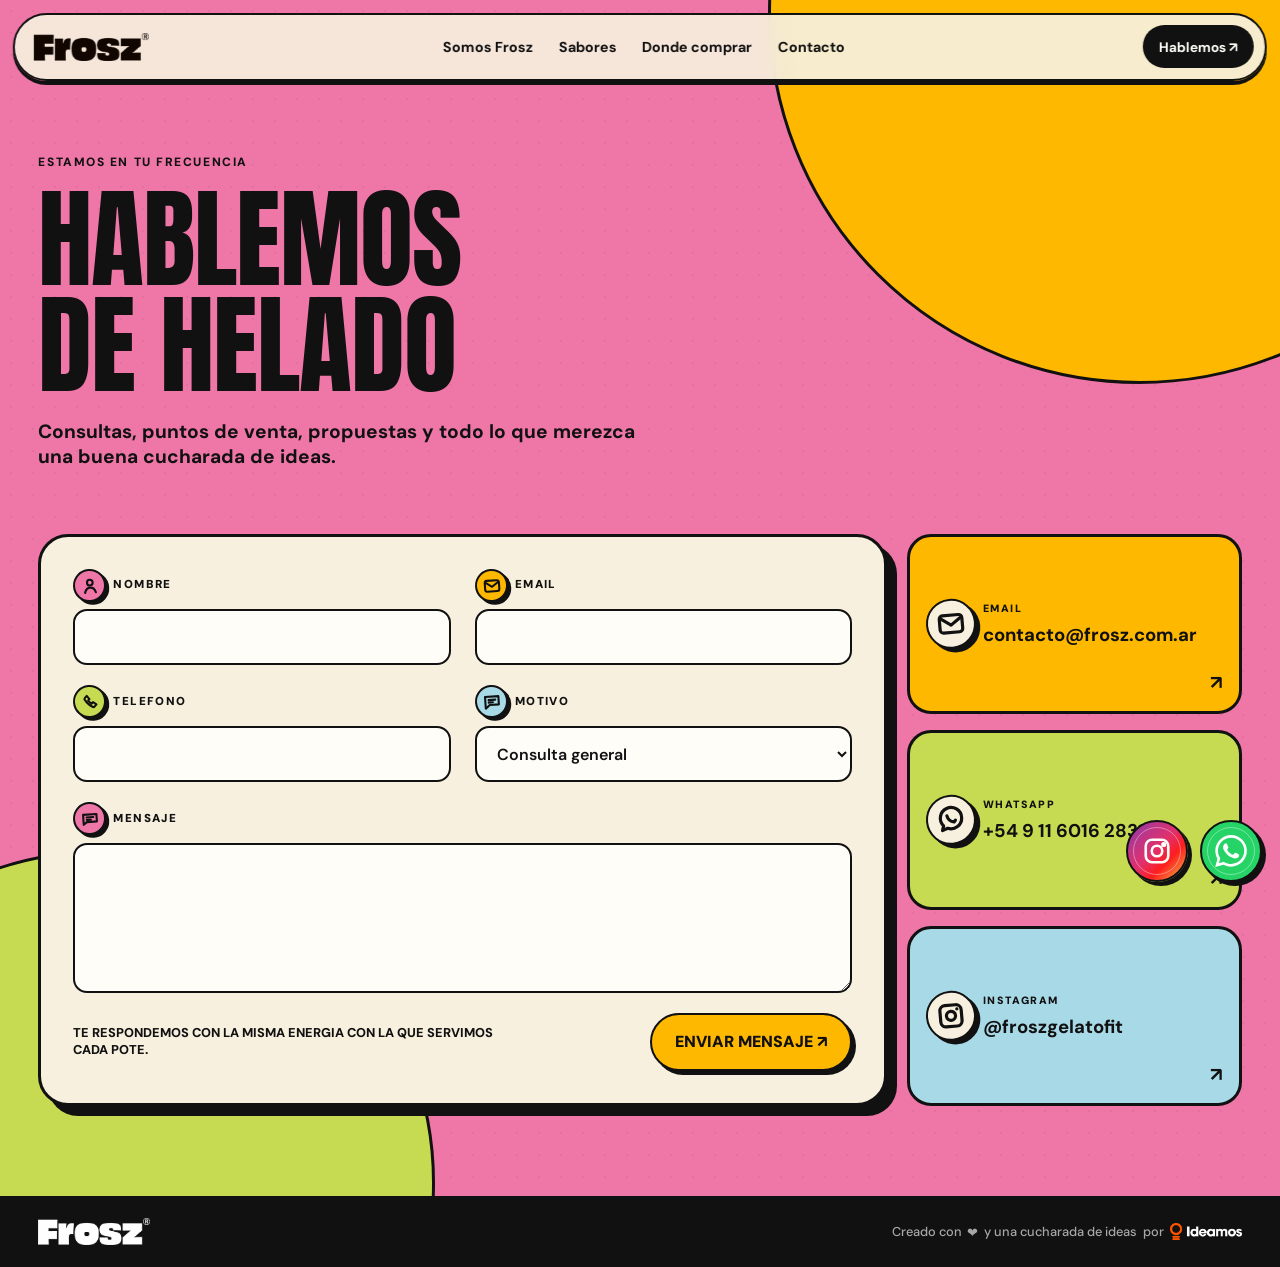
<file: contacto.html>
﻿<!doctype html>
<html lang="es">
  <head>
    <!-- Google tag (gtag.js) -->
    <script async src="https://www.googletagmanager.com/gtag/js?id=G-3K1N8164H2"></script>
    <script>
      window.dataLayer = window.dataLayer || [];
      function gtag(){dataLayer.push(arguments);}
      gtag('js', new Date());

      gtag('config', 'G-3K1N8164H2');
    </script>
    <meta charset="UTF-8" />
    <meta name="viewport" content="width=device-width, initial-scale=1.0" />
    <meta name="theme-color" content="#ef77a8" />
    <meta name="description" content="Contactate con Frosz x Gelato Fit. Consultas, ventas, puntos de venta y colaboraciones." />
    <title>Contacto - Frosz x Gelato Fit</title>
    <link rel="canonical" href="https://frosz.com.ar/contacto.html" />
    <link rel="icon" href="./public/assets/web/LOGO2.png" type="image/png" />
    <meta property="og:site_name" content="Frosz Gelato Fit" />
    <meta property="og:locale" content="es_AR" />
    <meta property="og:title" content="Contacto - Frosz x Gelato Fit" />
    <meta property="og:description" content="Contactate con Frosz x Gelato Fit. Consultas, ventas, puntos de venta y colaboraciones." />
    <meta property="og:type" content="website" />
    <meta property="og:url" content="https://frosz.com.ar/contacto.html" />
    <meta property="og:image" content="https://frosz.com.ar/public/og-frosz-2026.png" />
    <meta property="og:image:secure_url" content="https://frosz.com.ar/public/og-frosz-2026.png" />
    <meta property="og:image:type" content="image/png" />
    <meta property="og:image:width" content="1200" />
    <meta property="og:image:height" content="630" />
    <meta property="og:image:alt" content="Frosz x Gelato Fit - helado proteico artesanal" />
    <meta name="twitter:card" content="summary_large_image" />
    <meta name="twitter:title" content="Contacto - Frosz x Gelato Fit" />
    <meta name="twitter:description" content="Contactate con Frosz x Gelato Fit. Consultas, ventas, puntos de venta y colaboraciones." />
    <meta name="twitter:image" content="https://frosz.com.ar/public/og-frosz-2026.png" />
    <script type="application/ld+json">
      {
        "@context": "https://schema.org",
        "@type": "Organization",
        "name": "Frosz",
        "alternateName": "Frosz Gelato Fit",
        "url": "https://frosz.com.ar/",
        "logo": "https://frosz.com.ar/public/assets/web/frosz-wordmark-black.png",
        "description": "Helado proteico artesanal argentino, natural y sin azucar agregada.",
        "sameAs": ["https://www.instagram.com/froszgelatofit/"],
        "contactPoint": {
          "@type": "ContactPoint",
          "telephone": "+54-9-11-6016-2831",
          "contactType": "customer service",
          "email": "contacto@frosz.com.ar",
          "areaServed": "AR",
          "availableLanguage": "Spanish"
        }
      }
    </script>
    <link rel="preconnect" href="https://fonts.googleapis.com" />
    <link rel="preconnect" href="https://fonts.gstatic.com" crossorigin />
    <link href="https://fonts.googleapis.com/css2?family=Anton&family=Archivo+Black&family=DM+Sans:wght@400;500;600;700&display=swap" rel="stylesheet" />
    <link rel="stylesheet" href="./styles.css?v=20260923-footer" />
    <script src="./contacto.js?v=20260909-antispam" defer></script>
  </head>
  <body class="contact-page">
    <a class="skip-link" href="#contenido">Saltar al contenido</a>

    <header class="site-header" aria-label="Navegacion principal">
      <a class="brand" href="./index.html#inicio" aria-label="Frosz, volver al inicio">
        <img src="./public/assets/web/frosz-wordmark-black.png" alt="Frosz" />
      </a>
      <nav class="desktop-nav" aria-label="Secciones">
        <a href="./index.html#somos">Somos Frosz</a>
        <a href="./index.html#sabores">Sabores</a>
        <a href="./index.html#puntos">Donde comprar</a>
        <a href="./contacto.html" aria-current="page">Contacto</a>
      </nav>
      <a class="nav-cta" href="https://wa.me/5491160162831" target="_blank" rel="noopener noreferrer">Hablemos <span aria-hidden="true">&#8599;</span></a>
      <button class="menu-button" type="button" aria-expanded="false" aria-controls="mobile-menu">
        <span class="sr-only">Abrir menu</span><span></span><span></span>
      </button>
    </header>

    <nav class="mobile-nav" id="mobile-menu" aria-label="Menu movil" hidden>
      <a href="./index.html#somos">Somos Frosz</a>
      <a href="./index.html#sabores">Sabores</a>
      <a href="./index.html#puntos">Donde comprar</a>
      <a href="./contacto.html" aria-current="page">Contacto</a>
    </nav>

    <div class="social-float">
      <a class="instagram-rail" href="https://www.instagram.com/froszgelatofit/" target="_blank" rel="noopener noreferrer" aria-label="Seguir a Frosz en Instagram">
        <svg viewBox="0 0 24 24" aria-hidden="true"><rect x="3" y="3" width="18" height="18" rx="5"/><circle cx="12" cy="12" r="4.2"/><circle cx="17.4" cy="6.8" r="1"/></svg>
        <span class="sr-only">Instagram</span>
      </a>
      <a class="whatsapp-float" href="https://wa.me/5491160162831" target="_blank" rel="noopener noreferrer" aria-label="Hablar con Frosz por WhatsApp">
        <img src="./public/assets/web/whatsapp-icon.svg?v=20260721-white" alt="" loading="lazy" />
      </a>
    </div>

    <main id="contenido" class="contact-main">
      <section class="contact-hero" aria-labelledby="contact-title">
        <div class="contact-orbit contact-orbit-one" aria-hidden="true"></div>
        <div class="contact-orbit contact-orbit-two" aria-hidden="true"></div>
        <div class="contact-heading">
          <p class="eyebrow">ESTAMOS EN TU FRECUENCIA</p>
          <h1 id="contact-title">HABLEMOS<br />DE HELADO</h1>
          <p>Consultas, puntos de venta, propuestas y todo lo que merezca una buena cucharada de ideas.</p>
        </div>

        <div class="contact-panel">
          <form class="contact-form" id="contact-form" novalidate>
            <div class="contact-field">
              <label for="contact-name">Nombre</label>
              <input id="contact-name" name="name" type="text" autocomplete="name" required />
            </div>
            <div class="contact-field">
              <label for="contact-email">Email</label>
              <input id="contact-email" name="email" type="email" autocomplete="email" required />
            </div>
            <div class="contact-field">
              <label for="contact-phone">Telefono</label>
              <input id="contact-phone" name="phone" type="tel" autocomplete="tel" />
            </div>
            <div class="contact-field">
              <label for="contact-reason">Motivo</label>
              <select id="contact-reason" name="reason">
                <option>Consulta general</option>
                <option>Puntos de venta</option>
                <option>Ventas mayoristas</option>
                <option>Prensa y colaboraciones</option>
              </select>
            </div>
            <div class="contact-field contact-field-message">
              <label for="contact-message">Mensaje</label>
              <textarea id="contact-message" name="message" rows="5" required></textarea>
            </div>
            <div class="contact-honeypot" aria-hidden="true">
              <label for="contact-company">Empresa</label>
              <input id="contact-company" name="company" type="text" tabindex="-1" autocomplete="off" />
            </div>
            <div class="contact-actions">
              <p id="contact-status" role="status" aria-live="polite">Te respondemos con la misma energia con la que servimos cada pote.</p>
              <button type="submit">ENVIAR MENSAJE <span aria-hidden="true">&#8599;</span></button>
            </div>
          </form>

          <aside class="contact-cards" aria-label="Otras formas de contacto">
            <a href="mailto:contacto@frosz.com.ar"><span>EMAIL</span><strong>contacto@frosz.com.ar</strong><b aria-hidden="true">&#8599;</b></a>
            <a href="https://wa.me/5491160162831" target="_blank" rel="noopener noreferrer"><span>WHATSAPP</span><strong>+54 9 11 6016 2831</strong><b aria-hidden="true">&#8599;</b></a>
            <a href="https://www.instagram.com/froszgelatofit/" target="_blank" rel="noopener noreferrer"><span>INSTAGRAM</span><strong>@froszgelatofit</strong><b aria-hidden="true">&#8599;</b></a>
          </aside>
        </div>
      </section>
    </main>

    <footer class="site-footer">
      <a class="brand brand-footer" href="./index.html#inicio" aria-label="Frosz, volver al inicio"><img src="./public/assets/web/frosz-wordmark-white.png" alt="Frosz" /></a>
      <div class="footer-signoff">
        <p class="footer-credit">Creado con <span aria-label="amor">&#10084;</span> y una cucharada de ideas<span class="footer-mobile-break"><br /></span> <span class="footer-credit-by">por <a class="footer-credit-brand" href="https://ideamos.com.ar" target="_blank" rel="noopener noreferrer"><img src="./public/assets/web/ideamos-logo.png" alt="Estudio Ideamos" /></a></span></p>
      </div>
    </footer>
  </body>
</html>
</file>
<file: styles.css>
:root {
  --ink: #111111;
  --cream: #f7f0df;
  --orange: #ffb800;
  --pink: #ef77a8;
  --hot-pink: #e84884;
  --lime: #c6db51;
  --red: #f05a3f;
  --blue: #83c8e8;
  --white: #fffdf7;
  --page-pad: clamp(1rem, 3vw, 3rem);
  --display: "Archivo Black", Impact, sans-serif;
  --condensed: "Anton", Impact, sans-serif;
  --body: "DM Sans", Arial, sans-serif;
}

* { box-sizing: border-box; }
html { scroll-behavior: smooth; }
body { margin: 0; background: var(--cream); color: var(--ink); font-family: var(--body); overflow-x: hidden; }
body.menu-open { overflow: hidden; }
main > section { min-height: 100svh; }
img { display: block; max-width: 100%; }
a { color: inherit; text-decoration: none; }
button { color: inherit; font: inherit; }
.sr-only { position: absolute; width: 1px; height: 1px; padding: 0; margin: -1px; overflow: hidden; clip: rect(0, 0, 0, 0); white-space: nowrap; border: 0; }
.skip-link { position: fixed; top: .75rem; left: .75rem; z-index: 1000; padding: .75rem 1rem; background: #fff; transform: translateY(-150%); transition: transform .2s; }
.skip-link:focus { transform: translateY(0); }

.site-header { position: fixed; z-index: 100; top: .8rem; left: 50%; transform: translateX(-50%); width: calc(100% - 1.6rem); max-width: 1500px; min-height: 64px; padding: .65rem .7rem .65rem 1.2rem; border: 2px solid var(--ink); border-radius: 999px; background: rgba(247, 240, 223, .92); backdrop-filter: blur(10px); display: grid; grid-template-columns: 1fr auto 1fr; align-items: center; box-shadow: 0 4px 0 var(--ink); transition: top .38s cubic-bezier(.22,1,.36,1), width .38s cubic-bezier(.22,1,.36,1), max-width .38s cubic-bezier(.22,1,.36,1), border-radius .3s ease, padding .38s cubic-bezier(.22,1,.36,1), background-color .3s ease; }
.site-header.is-sticky { top: 0; width: 100%; max-width: none; padding-inline: var(--page-pad); border: 0; border-bottom: 2px solid var(--ink); border-radius: 0; background: rgba(247,240,223,.97); box-shadow: 0 4px 0 var(--ink); }
.brand { display: inline-flex; align-items: center; width: clamp(98px, 9vw, 134px); }
.brand img { width: 100%; height: auto; }
.desktop-nav { display: flex; gap: clamp(1rem, 2vw, 2rem); font-weight: 700; font-size: .9rem; }
.desktop-nav a { position: relative; }
.desktop-nav a::after { content: ""; position: absolute; left: 0; right: 0; bottom: -.25rem; height: 2px; background: currentColor; transform: scaleX(0); transition: transform .2s; }
.desktop-nav a:hover::after, .desktop-nav a:focus-visible::after { transform: scaleX(1); }
.nav-cta { justify-self: end; border-radius: 999px; background: var(--ink); color: var(--white); padding: .78rem 1rem; font-weight: 700; font-size: .86rem; }
.menu-button, .mobile-nav { display: none; }
.social-float { position: fixed; z-index: 89; right: 1.15rem; bottom: 1.15rem; display: flex; align-items: center; gap: .7rem; transition: opacity .25s ease, transform .25s ease; }
.social-float.is-hidden { opacity: 0; transform: translateY(14px); pointer-events: none; }
.instagram-rail,
.whatsapp-float { position: relative; overflow: visible; width: 62px; aspect-ratio: 1; border: 2px solid var(--ink); border-radius: 50%; color: var(--white); box-shadow: 4px 4px 0 var(--ink); display: grid; place-items: center; transition: transform .3s cubic-bezier(.16,1,.3,1), box-shadow .3s ease; }
.instagram-rail::after,
.whatsapp-float::after { content: ""; position: absolute; inset: 5px; border: 1px solid rgba(255,255,255,.38); border-radius: 50%; pointer-events: none; }
.instagram-rail:hover, .instagram-rail:focus-visible,
.whatsapp-float:hover, .whatsapp-float:focus-visible { box-shadow: 1px 1px 0 var(--ink); transform: translate(3px,3px) rotate(-5deg) scale(1.05); }
.instagram-rail { background: linear-gradient(135deg, #833ab4 0%, #c13584 28%, #e1306c 48%, #fd1d1d 68%, #f77737 86%, #fcaf45 100%); }
.instagram-rail svg { display: block; width: 30px; height: 30px; fill: none; stroke: currentColor; stroke-width: 2.1; stroke-linecap: round; stroke-linejoin: round; }
.whatsapp-float { background: #25d366; }
.whatsapp-float svg,
.whatsapp-float img { display: block; width: 34px; height: 34px; object-fit: contain; fill: currentColor; transform: none; }

.hero { position: relative; min-height: 100svh; isolation: isolate; overflow: hidden; display: grid; place-items: center; border-bottom: 3px solid var(--ink); }
.hero-split { position: absolute; z-index: -3; inset-block: 0; width: 50%; }
.hero-left { left: 0; background: var(--pink); }
.hero-right { right: 0; background: var(--orange); }
.hero::after { content: ""; position: absolute; z-index: -2; inset: 0; background-image: radial-gradient(circle, rgba(17,17,17,.16) 1px, transparent 1.6px); background-size: 17px 17px; opacity: .28; }
.hero-kicker { position: absolute; top: 6.8rem; left: 50%; transform: translateX(-50%); margin: 0; padding: .55rem .9rem; border: 2px solid var(--ink); border-radius: 999px; background: var(--cream); font-size: .76rem; font-weight: 800; text-transform: uppercase; letter-spacing: .08em; white-space: nowrap; }
.hero-title { position: absolute; inset-inline: var(--page-pad); top: 50%; transform: translateY(-50%); margin: 0; display: grid; grid-template-columns: 1fr auto 1fr; align-items: center; font: 400 clamp(3.2rem, 10.8vw, 11.5rem)/.79 var(--display); letter-spacing: -.075em; text-transform: uppercase; }
.hero-title > span:first-child { text-align: left; }
.hero-title > span:last-child { text-align: right; font-size: .68em; letter-spacing: -.06em; }
.hero-x { width: clamp(2.7rem, 6vw, 6rem); height: clamp(2.7rem, 6vw, 6rem); display: grid; place-items: center; border-radius: 50%; background: var(--cream); border: 3px solid var(--ink); font: 400 .62em/1 var(--display); box-shadow: 5px 5px 0 var(--ink); }
.hero-product-wrap { position: relative; z-index: 3; width: min(31vw, 470px); margin-top: 4rem; filter: drop-shadow(20px 28px 0 rgba(17,17,17,.18)); animation: productFloat 4s ease-in-out infinite; }
.hero-product { position: relative; z-index: 2; width: 100%; }
.orbit { position: absolute; z-index: 1; border: 3px solid var(--ink); border-radius: 50%; inset: 23% -18% 18%; }
.orbit-two { transform: rotate(67deg); }
.orbit-one { transform: rotate(-25deg); }
.hero-note { position: absolute; left: var(--page-pad); bottom: 2rem; margin: 0; font-weight: 700; text-transform: uppercase; line-height: 1.2; }
.round-link { position: absolute; right: var(--page-pad); bottom: 1.5rem; width: 112px; aspect-ratio: 1; border: 2px solid var(--ink); border-radius: 50%; background: var(--cream); display: flex; flex-direction: column; justify-content: center; align-items: center; text-align: center; gap: .35rem; font-weight: 800; font-size: .78rem; line-height: 1.05; transition: transform .2s, background .2s; }
.round-link:hover { transform: rotate(-7deg) scale(1.05); background: var(--lime); }
.spark { position: absolute; font-size: clamp(2rem, 5vw, 5rem); }
.spark-one { left: 8%; top: 28%; transform: rotate(-15deg); }
.spark-two { right: 8%; top: 27%; transform: rotate(25deg); }

.marquee { overflow: hidden; border-bottom: 3px solid var(--ink); background: var(--ink); color: var(--cream); }
.marquee-track { display: flex; width: max-content; padding: .85rem 0; gap: 1.5rem; align-items: center; font: 400 clamp(1.5rem, 3vw, 3.2rem)/1 var(--display); white-space: nowrap; animation: marquee 22s linear infinite; }
.marquee-track i { color: var(--orange); font-style: normal; }

.manifesto { height: auto; min-height: 0; width: 100%; padding: clamp(9rem, 11vw, 11rem) var(--page-pad) clamp(2rem, 2.8vw, 3rem); display: grid; grid-template-columns: minmax(0, 1fr); grid-template-rows: auto auto auto; gap: clamp(.75rem, 1.1vw, 1.1rem); background: var(--cream); border-bottom: 3px solid var(--ink); overflow: visible; scroll-margin-top: 6rem; }
.manifesto > * { min-width: 0; }
.eyebrow { margin: 0 0 1rem; font-weight: 800; text-transform: uppercase; letter-spacing: .13em; font-size: .75rem; }
.social-heading h2, .stores-heading h2 { margin: 0; font: 400 clamp(3.1rem, 7vw, 7.6rem)/.86 var(--display); letter-spacing: -.06em; }
.about-title { width: 100%; margin: 0; padding-inline: 0; color: #f41624; font: 400 clamp(4.8rem, 9vw, 9.4rem)/.78 var(--condensed); letter-spacing: .001em; white-space: nowrap; display: flex; justify-content: space-between; align-items: baseline; gap: 0; }
.text-link { display: inline-flex; gap: 1rem; align-items: center; border-bottom: 3px solid var(--ink); padding: 0 0 .5rem; font-weight: 800; text-transform: uppercase; }
.about-stage { position: relative; width: 100%; min-height: 0; aspect-ratio: 2.9 / 1; overflow: hidden; border-radius: clamp(30px, 4.2vw, 64px); background: #ef4c72; isolation: isolate; }
.about-image { position: absolute; inset: 0; width: 100%; height: 100%; object-fit: cover; object-position: center 68%; opacity: 0; transform: scale(1.19); will-change: opacity, transform; transition: opacity 1.05s cubic-bezier(.32,.72,.25,1), transform 1.35s cubic-bezier(.16,1,.3,1); }
.about-image.is-active { z-index: 1; opacity: 1; transform: scale(1.16); }
.about-image.is-exiting { z-index: 0; opacity: 0; transform: scale(1.13); }
.about-image.is-preparing { transition: none; opacity: 0; transform: scale(1.19); }
.about-arrow { position: absolute; z-index: 2; top: 50%; width: 48px; height: 48px; padding: 0; border: 0; border-radius: 50%; background: transparent; color: var(--cream); font: 700 2rem/1 var(--body); cursor: pointer; transform: translateY(-50%); transition: transform .2s, background .2s; }
.about-arrow:hover, .about-arrow:focus-visible { background: rgba(17,17,17,.24); transform: translateY(-50%) scale(1.1); }
.about-arrow-prev { left: 2rem; }
.about-arrow-next { right: 2rem; }
.about-footer { position: relative; min-width: 0; min-height: 190px; margin-top: clamp(.7rem, 1.2vw, 1.15rem); display: grid; grid-template-columns: minmax(0, 1.08fr) minmax(0, .92fr); align-items: start; gap: clamp(1.8rem, 3vw, 3.5rem); }
.about-footer h3 { min-width: 0; width: 100%; margin: 0; color: #f41624; font: 400 clamp(4rem, 6.35vw, 7.3rem)/.92 var(--condensed); letter-spacing: .004em; transform: scaleX(.94); transform-origin: left top; }
.about-footer h3 span { display: block; white-space: nowrap; }
.about-sticker { position: absolute; z-index: 2; left: 31.5%; top: 46%; width: clamp(84px, 8.4vw, 116px); aspect-ratio: 1; display: grid; place-items: center; border: 7px solid #ffe889; border-radius: 50%; background: #ffd31c; color: #f24b2f; box-shadow: 0 0 0 3px var(--cream), 7px 8px 0 #f3b4c6; transform: rotate(-8deg); animation: stickerWiggle 4.2s ease-in-out infinite; }
.about-sticker::before { content: ""; position: absolute; right: 9%; bottom: -12%; width: 3px; height: 12px; border-radius: 99px; background: #ffd31c; box-shadow: -11px -2px 0 #ffd31c, 10px -4px 0 #ffd31c; transform: rotate(-8deg); }
.about-sticker svg { width: 84%; height: 84%; overflow: visible; fill: none; stroke: currentColor; stroke-width: 6; stroke-linecap: round; stroke-linejoin: round; }
.about-sticker .sticker-eye, .about-sticker .sticker-spark { fill: currentColor; stroke: none; }
.about-sticker .sticker-shine { stroke: #fff2ae; stroke-width: 5; }
.about-sticker .sticker-smile { stroke-width: 6.5; }
.about-story { position: relative; min-width: 0; min-height: 116px; margin: 1.35rem 0 0; padding: 1.25rem 3.4rem; border-radius: 999px; background: #f3b4c6; display: flex; align-items: center; justify-content: center; text-align: center; }
.about-story p { margin: 0; color: #f41624; font: 400 clamp(1rem, 1.18vw, 1.22rem)/1.12 var(--condensed); letter-spacing: calc(.009em + 1px); text-transform: uppercase; }
.about-story > span { position: absolute; right: .8rem; bottom: -.8rem; width: 54px; aspect-ratio: 1; display: grid; place-items: center; border-radius: 50%; background: #493f38; color: var(--cream); font-size: 1.6rem; }

/* Slider editorial de productos inspirado en la composicion de Boba. */
.product-showcase { --showcase-bg: #f4b5c7; --showcase-ink: #f41624; --showcase-next-bg: #f5c645; --showcase-rail-top: clamp(20rem, 43vh, 23rem); --showcase-rail-height: clamp(185px, 26vh, 220px); --showcase-word-overlap: 2rem; position: relative; height: calc(100svh - 68px); min-height: 650px; overflow: hidden; isolation: isolate; background: var(--showcase-bg); color: var(--showcase-ink); border-bottom: 3px solid var(--ink); scroll-margin-top: 68px; touch-action: pan-y; }
.showcase-liquid-filter { position: absolute; width: 0; height: 0; pointer-events: none; }
.showcase-color-wave { position: absolute; z-index: 0; inset: -3%; background: var(--showcase-next-bg); clip-path: polygon(100% 0,100% 0,100% 100%,100% 100%,100% 90%,100% 80%,100% 70%,100% 60%,100% 50%,100% 40%,100% 30%,100% 20%,100% 10%); filter: url(#showcase-liquid); will-change: clip-path; pointer-events: none; }
.product-showcase.is-wave-forward .showcase-color-wave { animation: showcaseMeltForward 1.55s cubic-bezier(.58,0,.16,1) both; }
.product-showcase.is-wave-backward .showcase-color-wave { animation: showcaseMeltBackward 1.55s cubic-bezier(.58,0,.16,1) both; }
.showcase-content { position: relative; z-index: 1; height: 100%; }
.showcase-intro { position: absolute; z-index: 5; top: clamp(4.2rem, 7vh, 5.4rem); right: 7%; left: 7%; text-align: center; }
.showcase-intro p { margin: 0; text-transform: uppercase; }
.showcase-flavor-name { font: 400 clamp(1.2rem, 1.65vw, 1.7rem)/1 var(--condensed); letter-spacing: .015em; }
.showcase-tagline { margin-top: .85rem !important; font: 400 clamp(.92rem, 1.08vw, 1.08rem)/1.05 var(--condensed); letter-spacing: .02em; }
.showcase-description { max-width: none; margin: .32rem auto 0 !important; font-size: clamp(.76rem, .92vw, .94rem); font-weight: 700; line-height: 1.08; letter-spacing: -.02em; white-space: nowrap; }
.showcase-words { position: absolute; z-index: 1; inset: 0; overflow: hidden; pointer-events: none; }
.showcase-words span { position: absolute; right: 0; left: 0; text-align: center; font: 400 clamp(9rem, 16vw, 17rem)/.7 var(--condensed); letter-spacing: -.012em; text-transform: uppercase; white-space: nowrap; }
.showcase-words span:first-child { top: auto; bottom: calc(100% - var(--showcase-rail-top) - var(--showcase-word-overlap)); }
.showcase-words span:last-child { top: calc(var(--showcase-rail-top) + var(--showcase-rail-height) - var(--showcase-word-overlap)); z-index: 3; }
.showcase-rail { position: absolute; z-index: 2; top: var(--showcase-rail-top); right: 0; left: 0; height: var(--showcase-rail-height); }
.showcase-scene { position: absolute; inset: 0; width: min(46vw, 720px); height: 100%; margin: auto; overflow: visible; }
.showcase-ingredient { width: 100%; height: 100%; object-fit: cover; filter: saturate(1.08) contrast(1.03); }
.showcase-pot { position: absolute; z-index: 4; top: 50%; left: 50%; width: min(29vw, 455px); height: auto; transform: translate(-50%,-60%); filter: drop-shadow(0 18px 14px rgba(54,22,28,.24)); }
.product-showcase:not([data-showcase-flavor="chocolate"]) .showcase-pot { width: min(37.4vw, 587px); }
.showcase-peek { position: absolute; top: 0; width: clamp(64px, 10vw, 160px); height: 100%; margin: 0; overflow: hidden; }
.showcase-peek img { width: 100%; height: 100%; object-fit: cover; filter: saturate(1.08) contrast(1.03); }
.showcase-peek-prev { left: 0; }
.showcase-peek-next { right: 0; }
.showcase-note { position: absolute; z-index: 5; right: 5%; bottom: .55rem; left: auto; width: min(34%, 430px); margin: 0; text-align: right; font-size: clamp(.62rem, .74vw, .78rem); font-weight: 700; line-height: 1.05; text-transform: uppercase; white-space: nowrap; }
.showcase-controls { position: absolute; z-index: 8; top: var(--showcase-rail-top); right: var(--page-pad); bottom: auto; left: var(--page-pad); height: var(--showcase-rail-height); display: grid; grid-template-columns: auto 1fr auto; align-items: center; pointer-events: none; }
.showcase-controls p { position: absolute; top: calc(100% + 7.2rem); left: 0; margin: 0; font: 400 .86rem/1 var(--condensed); letter-spacing: .08em; transform: none; }
.showcase-arrow { width: 48px; height: 48px; padding: 0; border: 2px solid currentColor; border-radius: 50%; background: var(--cream); color: var(--showcase-ink); box-shadow: 4px 4px 0 currentColor; display: grid; place-items: center; cursor: pointer; pointer-events: auto; transition: transform .2s ease, color .2s ease, background .2s ease; }
.showcase-arrow svg { width: 20px; height: 20px; overflow: visible; fill: none; stroke: currentColor; stroke-width: 2; stroke-linecap: round; stroke-linejoin: round; }
.showcase-arrow:first-child { grid-column: 1; justify-self: start; }
.showcase-arrow:last-child { grid-column: 3; justify-self: end; }
.showcase-arrow:hover, .showcase-arrow:focus-visible { color: var(--showcase-bg); background: var(--showcase-ink); transform: scale(1.08); }
.showcase-dots { position: absolute; z-index: 9; right: auto; bottom: .85rem; left: 50%; display: flex; gap: .45rem; transform: translateX(-50%); }
.showcase-dot { width: 7px; height: 7px; padding: 0; border: 0; border-radius: 50%; background: currentColor; opacity: .28; cursor: pointer; transition: opacity .25s ease, transform .25s ease; }
.showcase-dot.is-active { opacity: 1; transform: scale(1.55); }
.product-showcase.is-leaving .showcase-intro,
.product-showcase.is-leaving .showcase-words,
.product-showcase.is-leaving .showcase-note { opacity: .35; transform: translateX(-4vw); transition: opacity .34s ease, transform .48s cubic-bezier(.55,0,1,.45); }
.product-showcase.is-backward.is-leaving .showcase-intro,
.product-showcase.is-backward.is-leaving .showcase-words,
.product-showcase.is-backward.is-leaving .showcase-note { transform: translateX(4vw); }
.product-showcase.is-leaving .showcase-scene { opacity: 0; transform: translateX(-15vw) scale(.92); transition: opacity .38s ease, transform .52s cubic-bezier(.55,0,1,.45); }
.product-showcase.is-backward.is-leaving .showcase-scene { transform: translateX(15vw) scale(.92); }
.product-showcase.is-leaving .showcase-peek-prev { transform: translateX(-100%); transition: transform .52s cubic-bezier(.55,0,1,.45); }
.product-showcase.is-leaving .showcase-peek-next { transform: translateX(100%); transition: transform .52s cubic-bezier(.55,0,1,.45); }
.product-showcase.is-entering .showcase-intro,
.product-showcase.is-entering .showcase-words,
.product-showcase.is-entering .showcase-note { animation: showcaseCopyIn .78s .08s cubic-bezier(.16,1,.3,1) both; }
.product-showcase.is-entering .showcase-scene { animation: showcaseSceneIn .86s cubic-bezier(.16,1,.3,1) both; }
.product-showcase.is-entering .showcase-peek-prev { animation: showcasePeekLeftIn .78s .1s cubic-bezier(.16,1,.3,1) both; }
.product-showcase.is-entering .showcase-peek-next { animation: showcasePeekRightIn .78s .1s cubic-bezier(.16,1,.3,1) both; }
.product-showcase.is-backward.is-entering .showcase-intro,
.product-showcase.is-backward.is-entering .showcase-words,
.product-showcase.is-backward.is-entering .showcase-note { animation-name: showcaseCopyInBackward; }
.product-showcase.is-backward.is-entering .showcase-scene { animation-name: showcaseSceneInBackward; }

/* Catalogo visual: todos los sabores visibles y conectados con el slider. */
.flavor-overview { min-height: auto; padding: clamp(6rem, 7vw, 7rem) var(--page-pad) clamp(2.5rem, 4vw, 4rem); overflow: hidden; border-bottom: 3px solid var(--ink); background: var(--cream); }
.flavor-overview-heading { display: flex; flex-direction: column; align-items: stretch; gap: 1rem; margin-bottom: clamp(1.4rem, 2.4vw, 2.2rem); }
.flavor-overview-heading > div { min-width: 0; }
.flavor-overview-heading .eyebrow { margin: 0 0 .65rem; }
.flavor-overview-heading h2 { margin: 0; font: 400 clamp(3rem, 5.6vw, 6rem)/.86 var(--condensed); letter-spacing: -.018em; white-space: nowrap; }
.flavor-overview-heading > p { align-self: flex-end; max-width: 42ch; margin: 0; padding-top: .2rem; text-align: right; font-size: clamp(.85rem, 1vw, 1rem); font-weight: 700; line-height: 1.35; }
.flavor-overview-grid { display: grid; grid-template-columns: repeat(9, minmax(0, 1fr)); border: 3px solid var(--ink); background: var(--ink); gap: 2px; }
.flavor-overview-card { --card-bg: var(--pink); --card-ink: var(--ink); position: relative; min-width: 0; height: clamp(210px, 19vw, 290px); padding: .75rem .7rem .8rem; overflow: hidden; border: 0; background: var(--card-bg); color: var(--card-ink); text-align: left; cursor: pointer; isolation: isolate; transition: color .25s ease, transform .35s cubic-bezier(.22,1,.36,1); }
.flavor-overview-number { position: absolute; z-index: 4; top: .75rem; left: .7rem; font: 400 .72rem/1 var(--condensed); letter-spacing: .08em; }
.flavor-overview-now { position: absolute; z-index: 4; top: .7rem; right: .55rem; padding: .2rem .35rem; border-radius: 999px; background: var(--ink); color: var(--cream); font-size: .48rem; font-weight: 800; letter-spacing: .07em; opacity: 0; transform: translateY(-5px); transition: opacity .22s ease, transform .22s ease; }
.flavor-overview-image { position: absolute; z-index: 1; top: 18%; right: 0; left: 0; height: 48%; overflow: hidden; transform: scale(.86) rotate(-3deg); clip-path: ellipse(45% 46% at 50% 50%); transition: transform .5s cubic-bezier(.16,1,.3,1), clip-path .5s cubic-bezier(.16,1,.3,1); }
.flavor-overview-image::after { content: ""; position: absolute; inset: 0; background: linear-gradient(180deg, transparent 58%, var(--card-bg)); }
.flavor-overview-image img { width: 100%; height: 100%; object-fit: cover; filter: saturate(1.12) contrast(1.04); transition: transform .65s cubic-bezier(.16,1,.3,1); }
.flavor-overview-name { position: absolute; z-index: 3; right: .65rem; bottom: .75rem; left: .65rem; font: 400 clamp(.9rem, 1.25vw, 1.35rem)/1.04 var(--condensed); letter-spacing: .01em; text-transform: uppercase; overflow-wrap: anywhere; }
.flavor-overview-arrow { position: absolute; z-index: 4; right: .6rem; bottom: .55rem; font-size: 1.05rem; opacity: 0; transform: translate(-6px,6px); transition: opacity .22s ease, transform .28s ease; }
.flavor-overview-card:hover, .flavor-overview-card:focus-visible { z-index: 2; color: var(--cream); outline: 0; transform: translateY(-7px); }
.flavor-overview-card:hover::before, .flavor-overview-card:focus-visible::before { content: ""; position: absolute; z-index: -1; inset: 0; background: var(--card-ink); }
.flavor-overview-card:hover .flavor-overview-image, .flavor-overview-card:focus-visible .flavor-overview-image { transform: scale(1.05) rotate(0); clip-path: ellipse(62% 54% at 50% 50%); }
.flavor-overview-card:hover .flavor-overview-image img, .flavor-overview-card:focus-visible .flavor-overview-image img { transform: scale(1.08); }
.flavor-overview-card:hover .flavor-overview-image::after, .flavor-overview-card:focus-visible .flavor-overview-image::after { background: linear-gradient(180deg, transparent 58%, var(--card-ink)); }
.flavor-overview-card:hover .flavor-overview-arrow, .flavor-overview-card:focus-visible .flavor-overview-arrow { opacity: 1; transform: translate(0,0); }
.flavor-overview-card:hover .flavor-overview-name, .flavor-overview-card:focus-visible .flavor-overview-name { right: 1.8rem; }
.flavor-overview-card.is-active { box-shadow: inset 0 0 0 4px var(--ink); }
.flavor-overview-card.is-active .flavor-overview-now { opacity: 1; transform: translateY(0); }

.campaign-break { position: relative; min-height: min(76vw, 880px); overflow: hidden; border-bottom: 3px solid var(--ink); background: var(--pink); }
.campaign-break > img { position: absolute; inset: 0; width: 100%; height: 100%; object-fit: cover; }
.campaign-break::after { content: ""; position: absolute; inset: 0; background: linear-gradient(90deg, rgba(233,72,132,.3), transparent 58%); pointer-events: none; }
.campaign-copy { position: absolute; z-index: 2; left: var(--page-pad); top: 50%; transform: translateY(-50%); padding: clamp(1rem, 2.5vw, 2.2rem); border: 3px solid var(--ink); background: rgba(247,240,223,.92); box-shadow: 12px 12px 0 var(--ink); }
.campaign-copy.is-visible { transform: translateY(-50%); }
.campaign-copy h2 { margin: 0; font: 400 clamp(3rem, 7vw, 7.8rem)/.83 var(--display); letter-spacing: -.07em; }

.flavor-lab { --flavor-bg: #e97cac; --flavor-accent: #f5b820; --wave-x: 84%; --wave-y: 66%; --wave-color: var(--flavor-bg); position: relative; height: 100svh; min-height: 100svh; padding: 5.5rem var(--page-pad) .8rem; background: var(--flavor-bg); border-bottom: 3px solid var(--ink); overflow: hidden; overflow: clip; isolation: isolate; }
.flavor-lab::before { content: ""; position: absolute; z-index: 1; inset: 0; background-image: radial-gradient(circle, rgba(17,17,17,.15) 1.2px, transparent 1.5px); background-size: 18px 18px; opacity: .3; pointer-events: none; }
.flavor-color-wave { position: absolute; z-index: 0; inset: 0; background: var(--wave-color); clip-path: circle(0 at var(--wave-x) var(--wave-y)); pointer-events: none; will-change: clip-path; }
.flavor-lab.is-color-expanding .flavor-color-wave { animation: flavorColorExpand 1.7s cubic-bezier(.16,1,.3,1) both; }
.flavor-layout { position: relative; z-index: 2; height: 100%; min-height: 0; display: grid; grid-template-columns: 92px minmax(0, 1fr) minmax(230px, 290px); grid-template-areas: "tabs stage detail"; gap: clamp(.8rem, 2vw, 2rem); align-items: stretch; }
.flavor-stage { grid-area: stage; position: relative; min-height: 0; display: grid; place-items: center; isolation: isolate; }
.flavor-stage::before { content: ""; position: absolute; z-index: -1; width: min(52vw, 650px); aspect-ratio: 1; border: 3px solid var(--ink); border-radius: 50%; background: var(--flavor-accent); box-shadow: 14px 14px 0 rgba(17,17,17,.18); transition: background-color .55s ease, transform .55s cubic-bezier(.22,1,.36,1); }
.flavor-image-wrap { position: relative; z-index: 2; width: min(47vw, 590px); aspect-ratio: 1; transition: transform .56s cubic-bezier(.4,0,.2,1), opacity .42s ease, filter .5s ease; }
.flavor-image-wrap img { width: 100%; height: 100%; object-fit: contain; filter: drop-shadow(20px 24px 0 rgba(17,17,17,.2)); }
.flavor-lab.is-switching .flavor-image-wrap { transform: scale(.35) rotate(-18deg); opacity: 0; filter: blur(9px); }
.flavor-lab.is-switching .flavor-stage::before { transform: scale(.82) rotate(8deg); }
.flavor-lab.is-entering .flavor-image-wrap { animation: flavorEnter .72s cubic-bezier(.16,1,.3,1); }
.flavor-word { position: absolute; margin: 0; font: 400 clamp(5rem, 14vw, 15rem)/.72 var(--display); letter-spacing: -.1em; text-transform: uppercase; white-space: nowrap; transition: transform .32s ease, opacity .24s ease; }
.flavor-word-back { z-index: 1; top: 15%; left: -2%; color: var(--flavor-accent); -webkit-text-stroke: 3px var(--ink); }
.flavor-word-front { z-index: 3; right: -1%; bottom: 13%; color: var(--cream); -webkit-text-stroke: 3px var(--ink); }
.flavor-lab.is-switching .flavor-word-back { transform: translateX(-18%); opacity: 0; }
.flavor-lab.is-switching .flavor-word-front { transform: translateX(18%); opacity: 0; }
.flavor-detail { grid-area: detail; position: relative; z-index: 4; padding: 1rem 0; display: flex; flex-direction: column; justify-content: space-between; }
.flavor-detail h2 { margin: 0; font: 400 clamp(2.5rem, 4vw, 4.5rem)/.84 var(--display); letter-spacing: -.06em; }
.flavor-now { padding: 1.1rem; border: 3px solid var(--ink); background: var(--cream); box-shadow: 7px 7px 0 var(--ink); transform: rotate(1.5deg); transition: transform .32s ease, opacity .24s ease; }
.flavor-lab.is-switching .flavor-now { transform: translateY(18px) rotate(4deg); opacity: 0; }
.flavor-now p { margin: 0; font-size: .87rem; }
.flavor-now h3 { margin: .35rem 0 .8rem; font: 400 clamp(1.55rem, 2.2vw, 2.2rem)/.92 var(--display); text-transform: uppercase; }
.flavor-counter { margin: 0 0 1rem !important; font-weight: 800; letter-spacing: .08em; }
.flavor-counter span { font: 400 2.4rem/1 var(--display); }
.flavor-hint { margin: 0; font-weight: 800; text-transform: uppercase; font-size: .74rem; line-height: 1.4; }
.flavor-tabs { grid-area: tabs; min-height: 0; padding: .35rem 0; display: flex; flex-direction: column; align-items: center; justify-content: space-around; gap: .25rem; }
.flavor-tab { position: relative; flex: 0 1 64px; width: 64px; min-height: 48px; max-height: 64px; aspect-ratio: 1; padding: 0; border: 2px solid var(--ink); border-radius: 50%; background: var(--cream); box-shadow: 4px 4px 0 var(--ink); cursor: pointer; transition: transform .24s cubic-bezier(.22,1,.36,1), background .2s, box-shadow .2s; }
.flavor-tab img { width: 122%; height: 122%; margin: -11%; object-fit: contain; pointer-events: none; }
.flavor-tab span { position: absolute; z-index: 2; left: calc(100% + .8rem); top: 50%; transform: translate(-5px,-50%); padding: .35rem .55rem; border: 2px solid var(--ink); border-radius: 999px; background: var(--cream); white-space: nowrap; font-size: .7rem; font-weight: 800; opacity: 0; pointer-events: none; transition: opacity .18s, transform .18s; }
.flavor-tab:hover, .flavor-tab:focus-visible { transform: translateX(8px) rotate(5deg); }
.flavor-tab:hover span, .flavor-tab:focus-visible span { opacity: 1; transform: translate(0,-50%); }
.flavor-tab.is-active { background: var(--flavor-accent); box-shadow: none; transform: translate(5px, 4px) scale(1.12); }

/* Hero de sabores: composición basada en el slider de referencia de Boba. */
.flavor-hero { height: 100svh; min-height: 700px; padding: 0; }
.flavor-hero .flavor-layout { --arc-size: 760px; --arc-right: -310px; --arc-bottom: -500px; --arc-border: 24px; position: relative; display: block; height: 100%; min-height: 0; }
.flavor-masthead { position: absolute; z-index: 5; top: clamp(6.3rem, 8.4vw, 8rem); right: var(--page-pad); left: var(--page-pad); color: var(--cream); }
.flavor-masthead h1 { margin: 0; display: grid; grid-template-columns: minmax(0,1fr) minmax(0,1fr); justify-content: stretch; align-items: start; gap: 1.15rem; font: 400 clamp(4.7rem, 9.8vw, 9.4rem)/.8 var(--condensed); letter-spacing: -.015em; white-space: nowrap; }
.flavor-masthead h1 span:first-child { justify-self: start; }
.flavor-masthead h1 span:last-child { justify-self: end; }
.flavor-meta { position: relative; min-height: 3.65rem; margin-top: .52rem; }
.flavor-meta p, .flavor-meta h2 { margin: 0; transition: opacity .24s ease, transform .32s ease; }
.flavor-meta > p:first-child { position: absolute; top: 0; left: 0; font: 400 clamp(.9rem, 1.35vw, 1.3rem)/1 var(--condensed); letter-spacing: .02em; }
.flavor-meta strong { display: block; margin-top: .2rem; font-size: .78em; font-weight: 400; }
.flavor-meta h2 { position: absolute; top: 0; left: 50%; min-width: 10ch; font: 400 clamp(1.26rem, 2.12vw, 2rem)/1 var(--condensed); letter-spacing: .035em; text-align: center; text-transform: uppercase; transform: translateX(-50%); }
.flavor-meta > p:last-child { position: absolute; top: .08rem; right: 0; max-width: 38ch; text-align: right; font-size: clamp(1.1rem, 1.42vw, 1.32rem); font-weight: 800; line-height: 1.1; }
.flavor-hero.is-switching .flavor-meta h2 { opacity: 0; transform: translate(-50%,-14px); }
.flavor-hero.is-switching .flavor-meta > p:last-child { opacity: 0; transform: translateY(14px); }
.flavor-hero .flavor-stage { position: absolute; inset: 0; display: grid; place-items: center; }
.flavor-hero .flavor-stage::before { display: none; }
.flavor-hero .flavor-image-wrap { z-index: 4; width: min(34vw, 450px); transform: translateY(22%); }
.flavor-hero .flavor-image-wrap img { filter: drop-shadow(0 22px 15px rgba(48,26,28,.24)); }
.flavor-hero.is-switching .flavor-image-wrap { opacity: 0; filter: blur(4px); transform: translateY(29%) scale(.72) rotate(-4deg); }
.flavor-hero.is-entering .flavor-image-wrap { animation: flavorHeroEnter 1.18s cubic-bezier(.16,1,.3,1); }
.ingredient-burst { --ingredient-position: 0% 0%; position: absolute; z-index: 3; inset: 0; overflow: hidden; pointer-events: none; }
.ingredient-piece { --piece-size: clamp(48px, 5.8vw, 88px); --piece-rotate: 0deg; --burst-x: 0vw; --burst-y: 0vh; --float-x: 7px; --float-y: -10px; --float-time: 7.5s; position: absolute; width: var(--piece-size); aspect-ratio: 1; background: url("./public/assets/web/ingredient-atlas.webp") var(--ingredient-position) / 300% 300% no-repeat; opacity: 0; filter: drop-shadow(0 7px 6px rgba(48,26,28,.18)); will-change: transform, opacity; }
.ingredient-piece-1 { left: 3%; top: 43%; --piece-size: clamp(54px, 6.2vw, 92px); --piece-rotate: -19deg; --burst-x: 46vw; --burst-y: 10vh; --float-x: 8px; --float-y: -11px; --float-time: 7.8s; }
.ingredient-piece-2 { left: 20%; top: 67%; --piece-size: clamp(40px, 4.7vw, 70px); --piece-rotate: 24deg; --burst-x: 30vw; --burst-y: -12vh; --float-x: -7px; --float-y: -9px; --float-time: 6.9s; }
.ingredient-piece-3 { left: 34%; top: 36%; --piece-size: clamp(34px, 3.8vw, 58px); --piece-rotate: -8deg; --burst-x: 16vw; --burst-y: 17vh; --float-x: 5px; --float-y: 9px; --float-time: 8.6s; }
.ingredient-piece-4 { right: 19%; top: 37%; --piece-size: clamp(44px, 5vw, 74px); --piece-rotate: 16deg; --burst-x: -30vw; --burst-y: 16vh; --float-x: -8px; --float-y: 8px; --float-time: 7.2s; }
.ingredient-piece-5 { right: 3.5%; top: 62%; --piece-size: clamp(50px, 5.6vw, 84px); --piece-rotate: -27deg; --burst-x: -46vw; --burst-y: -8vh; --float-x: 7px; --float-y: -8px; --float-time: 8.1s; }
.ingredient-accent { background-image: url("./public/assets/web/ingredient-accents.webp"); filter: drop-shadow(0 9px 8px rgba(48,26,28,.2)); }
.ingredient-piece-6 { left: 8%; top: 31%; --piece-size: clamp(76px, 8.8vw, 126px); --piece-rotate: 14deg; --burst-x: 42vw; --burst-y: 20vh; --float-x: -9px; --float-y: 12px; --float-time: 9.1s; }
.ingredient-piece-7 { right: 25%; top: 69%; --piece-size: clamp(68px, 7.6vw, 110px); --piece-rotate: -21deg; --burst-x: -25vw; --burst-y: -17vh; --float-x: 10px; --float-y: -11px; --float-time: 8.4s; }
.ingredient-piece-8 { right: 3%; top: 46%; --piece-size: clamp(72px, 8.2vw, 118px); --piece-rotate: 28deg; --burst-x: -47vw; --burst-y: 5vh; --float-x: -8px; --float-y: -12px; --float-time: 9.6s; }
.flavor-hero.is-bursting .ingredient-piece { animation: ingredientScatter 1.35s cubic-bezier(.16,1,.3,1) both, ingredientFloat var(--float-time) 1.35s ease-in-out infinite; }
.flavor-hero.is-bursting .ingredient-piece-2 { animation-delay: .06s, 1.41s; }
.flavor-hero.is-bursting .ingredient-piece-3 { animation-delay: .12s, 1.47s; }
.flavor-hero.is-bursting .ingredient-piece-4 { animation-delay: .09s, 1.44s; }
.flavor-hero.is-bursting .ingredient-piece-5 { animation-delay: .16s, 1.51s; }
.flavor-hero.is-bursting .ingredient-piece-6 { animation-delay: .03s, 1.38s; }
.flavor-hero.is-bursting .ingredient-piece-7 { animation-delay: .14s, 1.49s; }
.flavor-hero.is-bursting .ingredient-piece-8 { animation-delay: .08s, 1.43s; }
.flavor-hero[data-flavor="chocolate"] .ingredient-burst { --ingredient-position: 0% 0%; }
.flavor-hero[data-flavor="ddl"] .ingredient-burst { --ingredient-position: 50% 100%; }
.flavor-hero[data-flavor="frutilla"] .ingredient-burst { --ingredient-position: 100% 100%; }
.flavor-hero[data-flavor="frutos"] .ingredient-burst { --ingredient-position: 0% 50%; }
.flavor-hero[data-flavor="mani"] .ingredient-burst { --ingredient-position: 100% 50%; }
.flavor-hero[data-flavor="limon"] .ingredient-burst { --ingredient-position: 50% 0%; }
.flavor-hero[data-flavor="vainilla"] .ingredient-burst { --ingredient-position: 0% 100%; }
.flavor-hero[data-flavor="coco"] .ingredient-burst { --ingredient-position: 0% 100%; }
.flavor-hero[data-flavor="banana"] .ingredient-burst { --ingredient-position: 50% 0%; }
.flavor-arc { position: absolute; z-index: 2; right: var(--arc-right); bottom: var(--arc-bottom); width: var(--arc-size); aspect-ratio: 1; border: var(--arc-border) solid rgba(247,240,223,.48); border-radius: 50%; pointer-events: none; }
.flavor-hero .flavor-tabs { position: absolute; z-index: 7; right: var(--arc-right); bottom: var(--arc-bottom); width: var(--arc-size); height: var(--arc-size); padding: 0; display: block; pointer-events: none; }
.flavor-hero .flavor-tab { --angle: -34deg; --tab-scale: 1; --tab-lift: 0px; --thumb-bg: var(--cream); position: absolute; top: 50%; left: 50%; width: 58px; height: 58px; min-height: 0; max-height: none; flex: none; padding: 0; overflow: hidden; border: 0; background: radial-gradient(circle at 34% 24%, rgba(255,255,255,.92) 0 7%, rgba(255,255,255,.34) 8% 24%, transparent 25%), var(--thumb-bg); box-shadow: 0 8px 16px rgba(55,29,35,.18), inset 0 0 0 2px rgba(255,255,255,.52); opacity: 0; visibility: hidden; pointer-events: none; transform: translate(-50%,-50%) rotate(var(--angle)) translateY(calc(var(--arc-size) / -2 - 36px)) rotate(calc(-1 * var(--angle))) translateY(var(--tab-lift)) scale(var(--tab-scale)); transition: transform .82s cubic-bezier(.16,1,.3,1), opacity .38s ease, visibility 0s linear .82s, background .35s ease, box-shadow .35s ease; }
.flavor-hero .flavor-tab img { position: absolute; left: 50%; top: 50%; width: 100%; height: 100%; margin: 0; object-fit: contain; object-position: center; transform: translate(-50%,-50%) scale(.98); filter: drop-shadow(0 4px 3px rgba(40,21,26,.28)); }
.flavor-hero .flavor-tab[data-key="chocolate"] { --thumb-bg: #f4d8b3; }
.flavor-hero .flavor-tab[data-key="ddl"] { --thumb-bg: #ead1b5; }
.flavor-hero .flavor-tab[data-key="frutilla"] { --thumb-bg: #f5b8cb; }
.flavor-hero .flavor-tab[data-key="frutos"] { --thumb-bg: #d8c7eb; }
.flavor-hero .flavor-tab[data-key="mani"] { --thumb-bg: #f4c276; }
.flavor-hero .flavor-tab[data-key="limon"] { --thumb-bg: #f8e883; }
.flavor-hero .flavor-tab[data-key="vainilla"] { --thumb-bg: #f1dfba; }
.flavor-hero .flavor-tab[data-key="coco"] { --thumb-bg: #c9e8f2; }
.flavor-hero .flavor-tab[data-key="banana"] { --thumb-bg: #f7d856; }
.flavor-hero .flavor-tab[data-slot="-2"] { --angle: -66deg; }
.flavor-hero .flavor-tab[data-slot="-1"] { --angle: -50deg; }
.flavor-hero .flavor-tab[data-slot="0"] { --angle: -34deg; }
.flavor-hero .flavor-tab[data-slot="1"] { --angle: -18deg; }
.flavor-hero .flavor-tab[data-slot="2"] { --angle: -2deg; }
.flavor-hero .flavor-tab[data-slot="-2"], .flavor-hero .flavor-tab[data-slot="-1"], .flavor-hero .flavor-tab[data-slot="0"], .flavor-hero .flavor-tab[data-slot="1"], .flavor-hero .flavor-tab[data-slot="2"] { opacity: 1; visibility: visible; pointer-events: auto; transition-delay: 0s; }
.flavor-hero .flavor-tab[data-slot="-4"] { --angle: -98deg; }
.flavor-hero .flavor-tab[data-slot="-3"] { --angle: -82deg; }
.flavor-hero .flavor-tab[data-slot="3"] { --angle: 14deg; }
.flavor-hero .flavor-tab[data-slot="4"] { --angle: 30deg; }
.flavor-hero .flavor-tab span { top: -.45rem; left: 50%; transform: translate(-50%,-88%); }
.flavor-hero .flavor-tab:hover, .flavor-hero .flavor-tab:focus-visible { --tab-scale: 1.08; --tab-lift: -5px; }
.flavor-hero .flavor-tab:hover span, .flavor-hero .flavor-tab:focus-visible span { transform: translate(-50%,-100%); }
.flavor-hero .flavor-tab.is-active { --tab-scale: 1.18; box-shadow: 0 9px 18px rgba(55,29,35,.2), 0 0 0 4px rgba(247,240,223,.78), inset 0 0 0 2px rgba(255,255,255,.58); }
.flavor-hero .flavor-hint { position: absolute; z-index: 7; left: var(--page-pad); bottom: 4.3rem; color: var(--cream); font: 400 clamp(.8rem, 1.2vw, 1.1rem)/1.05 var(--condensed); letter-spacing: .03em; }
.flavor-controls { position: absolute; z-index: 8; left: var(--page-pad); bottom: 1.2rem; display: flex; align-items: center; gap: .45rem; }
.flavor-controls button { min-width: 42px; height: 38px; padding: 0 .85rem; border: 2px solid var(--cream); border-radius: 999px; background: transparent; color: var(--cream); font: 400 .82rem/1 var(--condensed); letter-spacing: .04em; cursor: pointer; transition: color .2s, background .2s, transform .2s; }
.flavor-controls button:hover, .flavor-controls button:focus-visible { background: var(--cream); color: var(--ink); transform: translateY(-2px); }
.store-filter { flex: 0 0 auto; border: 2px solid var(--ink); background: var(--cream); border-radius: 999px; padding: .75rem 1rem; font-weight: 800; cursor: pointer; box-shadow: 3px 3px 0 var(--ink); transition: transform .15s, background .15s; }
.store-filter:hover { transform: translateY(-2px); }
.store-filter.is-active { background: var(--ink); color: var(--white); box-shadow: none; transform: translate(3px, 3px); }

.benefits { display: grid; grid-template-columns: repeat(3, 1fr); border-bottom: 3px solid var(--ink); }
.benefit { position: relative; min-height: 380px; padding: 1.35rem 2rem 1.3rem; display: flex; flex-direction: column; border-right: 3px solid var(--ink); overflow: hidden; }
.benefit:last-child { border-right: 0; }
.benefit span { width: 48px; aspect-ratio: 1; display: grid; place-items: center; border: 2px solid var(--ink); border-radius: 50%; background: var(--cream); font-weight: 800; }
.benefit h3 { margin: auto 0 .7rem; font: 400 clamp(2.6rem, 4.15vw, 4.7rem)/.9 var(--display); letter-spacing: -.06em; }
.benefit p { max-width: 330px; margin: 0; font-size: 1rem; line-height: 1.28; }
.benefit > span, .benefit h3, .benefit p { position: relative; z-index: 2; }
.benefit-illustration { position: absolute; z-index: 1; top: 2.55rem; left: 50%; width: min(46%, 205px); height: auto; overflow: visible; fill: none; stroke: var(--ink); stroke-width: 5; stroke-linecap: round; stroke-linejoin: round; transform: translateX(-50%) rotate(-2deg); transition: transform .55s cubic-bezier(.16,1,.3,1); }
.benefit-illustration .cream { fill: var(--cream); }
.benefit-illustration-fit { transform: translateX(-50%) rotate(2deg); }
.benefit:hover .benefit-illustration { transform: translateX(-50%) translateY(-8px) rotate(2deg) scale(1.04); }
.benefit:hover .benefit-illustration-fit { transform: translateX(-50%) translateY(-8px) rotate(-2deg) scale(1.04); }
.benefit-pink { background: var(--pink); }
.benefit-orange { background: var(--orange); }
.benefit-lime { background: var(--lime); }

@media (min-width: 1025px) {
  .benefits { min-height: 0; }
  .benefit { min-height: 350px; padding-block: 1.1rem; }
  .benefit h3 { margin-bottom: .55rem; }
  .benefit-illustration { top: 2.25rem; width: min(42%, 175px); }
}

.social-feed { padding: clamp(5rem, 8vw, 8rem) var(--page-pad); background: var(--orange); border-bottom: 3px solid var(--ink); }
.social-heading { display: flex; align-items: end; justify-content: space-between; gap: 2rem; margin-bottom: 3rem; }
.social-heading h2 { max-width: 900px; }
.social-handle { flex: 0 0 auto; padding: .85rem 1.2rem; border: 2px solid var(--ink); border-radius: 999px; background: var(--cream); box-shadow: 4px 4px 0 var(--ink); font-weight: 800; }
.social-grid { display: grid; grid-template-columns: 1.25fr .75fr .75fr; gap: clamp(.8rem, 1.5vw, 1.5rem); }
.social-card { position: relative; min-height: 560px; overflow: hidden; border: 3px solid var(--ink); background: var(--ink); box-shadow: 9px 9px 0 var(--ink); }
.social-card img { width: 100%; height: 100%; object-fit: cover; transition: transform .45s ease; }
.social-card-wide img { object-position: center; }
.social-card:hover img, .social-card:focus-visible img { transform: scale(1.035); }

.stores { padding: clamp(6rem, 10vw, 10rem) var(--page-pad); background: var(--cream); border-bottom: 3px solid var(--ink); }
.stores-heading { display: grid; grid-template-columns: 1fr 3fr; gap: 3rem; align-items: start; }
.stores-heading h2 { max-width: 1150px; }
.stores-tools { margin: 3.5rem 0 1.3rem; display: grid; grid-template-columns: minmax(0,1fr) minmax(280px,390px); align-items: center; gap: 1.2rem 2rem; }
.store-filters { display: flex; flex-wrap: wrap; gap: .7rem; margin: 0; }
.store-search { min-height: 54px; padding: .35rem .45rem .35rem 1.15rem; border: 2px solid var(--ink); border-radius: 999px; background: var(--white); box-shadow: 4px 4px 0 var(--ink); display: flex; align-items: center; gap: .65rem; }
.store-search:focus-within { box-shadow: 1px 1px 0 var(--ink); transform: translate(3px,3px); }
.store-search input { width: 100%; min-width: 0; border: 0; outline: 0; background: transparent; color: var(--ink); font: 800 .78rem/1 var(--body); letter-spacing: .035em; }
.store-search input::placeholder { color: rgba(17,17,17,.6); opacity: 1; }
.store-search svg { width: 34px; height: 34px; flex: 0 0 34px; padding: .45rem; border-radius: 50%; background: var(--orange); fill: none; stroke: var(--ink); stroke-width: 2; stroke-linecap: round; }
.stores-count { margin: 0 0 1rem; color: rgba(17,17,17,.68); font-size: .82rem; font-weight: 800; letter-spacing: .08em; text-align: right; text-transform: uppercase; }
.store-grid { display: grid; grid-template-columns: repeat(3, 1fr); border-top: 3px solid var(--ink); border-left: 3px solid var(--ink); }
.store-card { min-height: 215px; padding: 1.5rem; border-right: 3px solid var(--ink); border-bottom: 3px solid var(--ink); background: var(--white); display: flex; flex-direction: column; transition: transform .2s; }
.store-card:hover { animation: storeFlavorCycle 7.2s steps(1, end) infinite; transform: translate(-5px, -5px); box-shadow: 5px 5px 0 var(--ink); }
.store-card:nth-child(2n):hover { animation-delay: -.8s; }
.store-card:nth-child(3n):hover { animation-delay: -1.6s; }
.store-card:nth-child(4n):hover { animation-delay: -2.4s; }
.store-card[hidden] { display: none; }
.store-card span { text-transform: uppercase; letter-spacing: .12em; font-size: .7rem; font-weight: 800; }
.store-card h3 { max-width: 14ch; margin: auto 0 .7rem; font: 400 clamp(1.65rem, 2.2vw, 2.35rem)/.95 var(--display); text-transform: uppercase; }
.store-card p { margin: 0; line-height: 1.45; }
.stores-more-wrap { display: flex; justify-content: center; padding-top: 2.1rem; }
.stores-more { min-width: 190px; min-height: 58px; padding: .85rem 1.35rem; border: 2px solid var(--ink); border-radius: 999px; background: var(--pink); color: var(--ink); box-shadow: 5px 5px 0 var(--ink); font-weight: 900; letter-spacing: .04em; cursor: pointer; transition: transform .2s cubic-bezier(.16,1,.3,1), box-shadow .2s cubic-bezier(.16,1,.3,1), background-color .2s ease; }
.stores-more span { display: inline-block; margin-left: .45rem; font-size: 1.15em; transition: transform .2s ease; }
.stores-more:hover, .stores-more:focus-visible { background: var(--orange); box-shadow: 2px 2px 0 var(--ink); transform: translate(3px, 3px); }
.stores-more:hover span, .stores-more:focus-visible span { transform: translateY(3px); }
.stores-more[hidden] { display: none; }

.newsletter { position: relative; min-height: 1080px; overflow: hidden; isolation: isolate; background-color: var(--orange); background-image: radial-gradient(circle at 5% 18%, #ffdc72 0 10.5%, transparent 10.7%), radial-gradient(circle at 44% 5%, #ffdc72 0 14%, transparent 14.2%), radial-gradient(circle at 82% -6%, #ffdc72 0 14%, transparent 14.2%), radial-gradient(circle at 101% 19%, #ffdc72 0 12%, transparent 12.2%), radial-gradient(circle at 96% 55%, #ffdc72 0 9%, transparent 9.2%); border-bottom: 3px solid var(--ink); }
.newsletter-orbit { position: absolute; top: clamp(6.5rem, 9vw, 9rem); bottom: 0; left: 50%; width: 100%; min-height: 920px; overflow: hidden; color: #ffdc72; background: #bd0a35; border-radius: 50% 50% 0 0 / 60% 60% 0 0; transform: translateX(-50%); }
.newsletter-arc-title { position: absolute; z-index: 4; top: 1.2rem; left: 50%; width: 90%; height: auto; overflow: visible; transform: translateX(-50%); }
.newsletter-arc-title text { fill: currentColor; font-family: var(--condensed); font-weight: 400; }
.newsletter-arc-heading { font-size: 104px; letter-spacing: 1.7px; }
.newsletter-arc-copy { font-size: 19px; letter-spacing: .7px; }
.newsletter-arc-copy-mobile { display: none; }
.newsletter-product { position: absolute; z-index: 1; right: auto; bottom: 2.8rem; left: 50%; width: min(111.2%, 1363px); aspect-ratio: 1660 / 948; transform: translateX(-50%); }
.newsletter-product img { width: 100%; height: 100%; object-fit: contain; filter: drop-shadow(0 20px 18px rgba(76,0,25,.2)); }
.newsletter-form { position: absolute; z-index: 5; right: 0; bottom: 2rem; left: 0; width: min(780px, 82%); height: 66px; margin: auto; padding: .45rem .5rem .45rem 1.45rem; display: grid; grid-template-columns: minmax(0,1fr) auto; align-items: center; gap: .55rem; overflow: hidden; border-radius: 999px; background: var(--cream); box-shadow: 0 8px 0 rgba(55,4,19,.28); }
.newsletter-form > :not(.newsletter-input-wrap):not(button):not(.newsletter-status) { display: none !important; }
.newsletter-input-wrap { position: relative; min-width: 0; height: 100%; display: flex; align-items: center; overflow: hidden; }
.newsletter-input-wrap [data-lastpass-icon-root],
.newsletter-input-wrap [data-lastpass-root],
.newsletter-input-wrap iframe[title*="LastPass"] { display: none !important; }
.newsletter-form input { min-width: 0; width: 100%; height: 100%; padding: 0; border: 0; outline: 0; background: transparent; color: var(--ink); font: 700 1rem/1 var(--body); }
.newsletter-form input::placeholder { color: rgba(17,17,17,.62); }
.newsletter-form:focus-within { box-shadow: 0 0 0 4px #ffdc72, 0 8px 0 rgba(55,4,19,.28); }
.newsletter-form button { justify-self: end; align-self: stretch; width: auto; min-width: 270px; min-height: 52px; padding: 0 1.65rem; border: 0; border-radius: 999px; background: var(--orange); color: var(--ink); display: inline-flex; align-items: center; justify-content: center; gap: .25rem; font-weight: 900; line-height: 1; white-space: nowrap; cursor: pointer; transition: transform .2s ease, background .2s ease; }
.newsletter-form button:hover, .newsletter-form button:focus-visible { background: var(--lime); transform: rotate(-1deg) scale(1.025); }
.newsletter-status { position: absolute; right: 0; bottom: calc(100% + .7rem); left: 0; margin: 0; text-align: center; color: #ffdc72; font: 400 1rem/1 var(--condensed); letter-spacing: .04em; }
.newsletter-form.is-sent { box-shadow: 0 0 0 4px var(--lime), 0 8px 0 rgba(55,4,19,.28); }

.site-footer { padding: 1.2rem var(--page-pad); background: var(--ink); color: #a7a7a7; display: grid; grid-template-columns: 1fr auto; gap: 2rem; align-items: center; border-bottom: 3px solid var(--ink); }
.site-footer p { margin: 0; font-size: .8rem; font-weight: 700; }
.brand-footer { width: 112px; }
.footer-signoff { display: grid; gap: .35rem; text-align: right; }
.footer-copyright { letter-spacing: .06em; text-transform: uppercase; }
.footer-credit { font-weight: 500 !important; font-size: .92rem; display: flex; align-items: center; justify-content: flex-end; gap: .45em; flex-wrap: wrap; }
.footer-credit strong { font-weight: 800; }
.footer-credit > span[aria-label="amor"] { display: inline-block; transform: translateY(1px); animation: footerHeartbeat 2.4s ease-in-out infinite; }
.footer-credit .footer-mobile-break { display: none; }
.footer-credit-by { display: inline-flex; align-items: center; gap: .45em; }
.footer-credit-brand { display: inline-flex; align-items: center; transition: opacity .2s ease, transform .2s ease; }
.footer-credit-brand img { height: 1.35em; width: auto; display: block; }
.footer-credit-brand:hover, .footer-credit-brand:focus-visible { opacity: .82; transform: translateY(-1px); }

.contact-page { background: var(--cream); }
.contact-main { padding-top: 0; }
.contact-hero { position: relative; min-height: 100svh; padding: clamp(9rem,12vw,12rem) var(--page-pad) clamp(4rem,7vw,7rem); overflow: hidden; isolation: isolate; background: var(--pink); border-bottom: 3px solid var(--ink); }
.contact-hero::before { content: ""; position: absolute; z-index: -2; inset: 0; opacity: .3; background-image: radial-gradient(circle, rgba(17,17,17,.2) 1px, transparent 1.4px); background-size: 22px 22px; }
.contact-orbit { position: absolute; z-index: -1; border: 3px solid var(--ink); border-radius: 50%; pointer-events: none; }
.contact-orbit-one { top: -28vw; right: -18vw; width: 58vw; aspect-ratio: 1; background: var(--orange); }
.contact-orbit-two { bottom: -25vw; left: -18vw; width: 52vw; aspect-ratio: 1; background: var(--lime); }
.contact-heading { position: relative; max-width: 860px; margin-bottom: clamp(2.5rem,5vw,5rem); }
.contact-heading h1 { margin: .5rem 0 1.35rem; color: var(--ink); font: 400 clamp(4.85rem,8.5vw,8.9rem)/.98 var(--condensed); letter-spacing: -.01em; text-wrap: balance; }
.contact-heading > p:last-child { max-width: 620px; margin: 0; font-size: clamp(1.05rem,1.5vw,1.35rem); font-weight: 700; line-height: 1.28; }
.contact-panel { position: relative; display: grid; grid-template-columns: minmax(0,1.65fr) minmax(270px,.65fr); gap: 1.25rem; align-items: stretch; }
.contact-form { padding: clamp(1.3rem,2.5vw,2.4rem); border: 3px solid var(--ink); border-radius: 30px; background: var(--cream); box-shadow: 10px 10px 0 var(--ink); display: grid; grid-template-columns: repeat(2,minmax(0,1fr)); gap: 1.25rem 1.5rem; }
.contact-honeypot { position: absolute; left: -9999px; top: -9999px; width: 1px; height: 1px; overflow: hidden; }
.contact-field { display: grid; gap: .5rem; }
.contact-field label { display: inline-flex; align-items: center; gap: .45rem; font-size: .72rem; font-weight: 900; letter-spacing: .12em; text-transform: uppercase; }
.contact-field label::before { content: ""; width: 1.8rem; height: 1.8rem; border: 2px solid var(--ink); border-radius: 50%; background-color: var(--orange); background-position: center; background-repeat: no-repeat; background-size: 68%; color: var(--ink); display: grid; place-items: center; box-shadow: 3px 3px 0 var(--ink); transform: rotate(-4deg); }
.contact-field:nth-child(1) label::before { background-color: var(--pink); background-image: url("data:image/svg+xml,%3Csvg viewBox='0 0 24 24' xmlns='http://www.w3.org/2000/svg' fill='none' stroke='%23111111' stroke-width='2.5' stroke-linecap='round' stroke-linejoin='round'%3E%3Ccircle cx='12' cy='8' r='3.4'/%3E%3Cpath d='M5.5 20c1.1-4 3.4-6 6.5-6s5.4 2 6.5 6'/%3E%3C/svg%3E"); }
.contact-field:nth-child(2) label::before { background-color: var(--orange); background-image: url("data:image/svg+xml,%3Csvg viewBox='0 0 24 24' xmlns='http://www.w3.org/2000/svg' fill='none' stroke='%23111111' stroke-width='2.5' stroke-linecap='round' stroke-linejoin='round'%3E%3Crect x='3.5' y='5.5' width='17' height='13' rx='2.5'/%3E%3Cpath d='m5 8 7 5 7-5'/%3E%3C/svg%3E"); }
.contact-field:nth-child(3) label::before { background-color: var(--lime); background-image: url("data:image/svg+xml,%3Csvg viewBox='0 0 24 24' xmlns='http://www.w3.org/2000/svg' fill='none' stroke='%23111111' stroke-width='2.5' stroke-linecap='round' stroke-linejoin='round'%3E%3Cpath d='M8.5 4.5 6 7c-.5.5-.6 1.3-.2 2 2.1 4 5.2 7.1 9.2 9.2.7.4 1.5.3 2-.2l2.5-2.5-4-3-1.6 1.6c-1.6-.9-3.1-2.4-4-4l1.6-1.6-3-4Z'/%3E%3C/svg%3E"); }
.contact-field:nth-child(4) label::before { background-color: #a8d9e6; background-image: url("data:image/svg+xml,%3Csvg viewBox='0 0 24 24' xmlns='http://www.w3.org/2000/svg' fill='none' stroke='%23111111' stroke-width='2.5' stroke-linecap='round' stroke-linejoin='round'%3E%3Cpath d='M4 5.5h16v10H9l-5 4v-14Z'/%3E%3Cpath d='M8 9.5h8M8 12.5h5'/%3E%3C/svg%3E"); }
.contact-field:nth-child(5) label::before { background-color: var(--pink); background-image: url("data:image/svg+xml,%3Csvg viewBox='0 0 24 24' xmlns='http://www.w3.org/2000/svg' fill='none' stroke='%23111111' stroke-width='2.5' stroke-linecap='round' stroke-linejoin='round'%3E%3Cpath d='M4 6.5h16v9H8l-4 3v-12Z'/%3E%3Cpath d='M8 10h8M8 13h5'/%3E%3C/svg%3E"); }
.contact-field input, .contact-field select, .contact-field textarea { width: 100%; min-height: 56px; padding: .8rem 1rem; border: 2px solid var(--ink); border-radius: 14px; outline: 0; background: var(--white); color: var(--ink); font: 600 1rem/1.3 var(--body); }
.contact-field textarea { min-height: 150px; resize: vertical; }
.contact-field input:focus, .contact-field select:focus, .contact-field textarea:focus { box-shadow: 4px 4px 0 var(--orange); }
.contact-field-message, .contact-actions { grid-column: 1 / -1; }
.contact-actions { display: flex; justify-content: space-between; align-items: center; gap: 1.25rem; }
.contact-actions p { max-width: 48ch; margin: 0; font-size: .8rem; font-weight: 800; line-height: 1.3; text-transform: uppercase; }
.contact-actions button { min-height: 58px; padding: .8rem 1.4rem; border: 2px solid var(--ink); border-radius: 999px; background: var(--orange); color: var(--ink); box-shadow: 4px 4px 0 var(--ink); font-weight: 900; cursor: pointer; transition: transform .2s ease, box-shadow .2s ease, background-color .2s ease; }
.contact-actions button:hover, .contact-actions button:focus-visible { background: var(--lime); box-shadow: 1px 1px 0 var(--ink); transform: translate(3px,3px); }
.contact-cards { display: grid; grid-template-rows: repeat(3,1fr); gap: 1rem; }
.contact-cards a { position: relative; min-height: 128px; padding: 1.05rem 1.15rem 1.05rem 4.55rem; border: 3px solid var(--ink); border-radius: 24px; background: var(--cream); display: flex; flex-direction: column; justify-content: center; gap: .7rem; transition: transform .25s cubic-bezier(.16,1,.3,1), background-color .2s ease; }
.contact-cards a::before { content: ""; position: absolute; top: 50%; left: 1rem; width: 2.9rem; height: 2.9rem; border: 2px solid var(--ink); border-radius: 50%; background-color: var(--cream); background-position: center; background-repeat: no-repeat; background-size: 68%; display: grid; place-items: center; box-shadow: 4px 4px 0 var(--ink); transform: translateY(-50%) rotate(-5deg); }
.contact-cards a:nth-child(1) { background: var(--orange); }
.contact-cards a:nth-child(2) { background: var(--lime); }
.contact-cards a:nth-child(3) { background: #a8d9e6; }
.contact-cards a:nth-child(1)::before { background-image: url("data:image/svg+xml,%3Csvg viewBox='0 0 24 24' xmlns='http://www.w3.org/2000/svg' fill='none' stroke='%23111111' stroke-width='2.4' stroke-linecap='round' stroke-linejoin='round'%3E%3Crect x='3.5' y='5.5' width='17' height='13' rx='2.5'/%3E%3Cpath d='m5 8 7 5 7-5'/%3E%3C/svg%3E"); }
.contact-cards a:nth-child(2)::before { background-image: url("data:image/svg+xml,%3Csvg viewBox='0 0 24 24' xmlns='http://www.w3.org/2000/svg' fill='none' stroke='%23111111' stroke-width='2.4' stroke-linecap='round' stroke-linejoin='round'%3E%3Cpath d='M5 19.5 6.1 16A8 8 0 1 1 9 18.1L5 19.5Z'/%3E%3Cpath d='M9.2 8.8c.5 2.7 2.3 4.5 5 5l1.1-1.3'/%3E%3C/svg%3E"); }
.contact-cards a:nth-child(3)::before { background-image: url("data:image/svg+xml,%3Csvg viewBox='0 0 24 24' xmlns='http://www.w3.org/2000/svg' fill='none' stroke='%23111111' stroke-width='2.4' stroke-linecap='round' stroke-linejoin='round'%3E%3Crect x='4' y='4' width='16' height='16' rx='4'/%3E%3Ccircle cx='12' cy='12' r='3.4'/%3E%3Cpath d='M16.8 7.2h.01'/%3E%3C/svg%3E"); }
.contact-cards a:hover, .contact-cards a:focus-visible { transform: translateY(-5px) rotate(-1deg); }
.contact-cards span { font-size: .66rem; font-weight: 900; letter-spacing: .13em; }
.contact-cards strong { max-width: 18ch; overflow-wrap: anywhere; font-size: clamp(1rem,1.45vw,1.35rem); line-height: 1.05; }
.contact-cards b { position: absolute; right: 1rem; bottom: 1rem; font-size: 1.2rem; }

.reveal { opacity: 0; transform: translateY(45px); transition: opacity .7s ease, transform .7s ease; }
.reveal.is-visible { opacity: 1; transform: translateY(0); }
.campaign-copy.reveal.is-visible { transform: translateY(-50%); }
@keyframes productFloat { 0%, 100% { transform: translateY(-7px) rotate(-2deg); } 50% { transform: translateY(12px) rotate(2deg); } }
@keyframes marquee { to { transform: translateX(-50%); } }
@keyframes flavorEnter { 0% { transform: scale(.35) rotate(18deg); opacity: 0; filter: blur(10px); } 68% { transform: scale(1.06) rotate(-2deg); opacity: 1; filter: blur(0); } 100% { transform: scale(1) rotate(0); opacity: 1; filter: blur(0); } }
@keyframes flavorHeroEnter { 0% { transform: translateY(31%) scale(.72) rotate(4deg); opacity: 0; filter: blur(6px); } 62% { transform: translateY(21.5%) scale(1.012) rotate(-.7deg); opacity: 1; filter: blur(0); } 100% { transform: translateY(22%) scale(1) rotate(0); opacity: 1; filter: blur(0); } }
@keyframes flavorColorExpand { from { clip-path: circle(0 at var(--wave-x) var(--wave-y)); } to { clip-path: circle(165vmax at var(--wave-x) var(--wave-y)); } }
@keyframes ingredientScatter { 0% { opacity: 0; transform: translate(var(--burst-x),var(--burst-y)) scale(.28) rotate(0); } 64% { opacity: 1; transform: translate(0,0) scale(1.04) rotate(var(--piece-rotate)); } 100% { opacity: 1; transform: translate(0,0) scale(1) rotate(var(--piece-rotate)); } }
@keyframes ingredientFloat { 0%, 100% { opacity: 1; transform: translate(0,0) rotate(var(--piece-rotate)); } 50% { opacity: 1; transform: translate(var(--float-x),var(--float-y)) rotate(calc(var(--piece-rotate) + 3deg)); } }
@keyframes newsletterFloat { 0%, 100% { transform: translateX(-50%) translateY(-7px) rotate(-1.5deg); } 50% { transform: translateX(-50%) translateY(10px) rotate(1.5deg); } }
@keyframes stickerWiggle { 0%, 82%, 100% { transform: rotate(-7deg) translateY(0); } 88% { transform: rotate(2deg) translateY(-4px); } 94% { transform: rotate(-11deg) translateY(1px); } }
@keyframes footerHeartbeat { 0%, 72%, 100% { transform: translateY(1px) scale(1); } 78% { transform: translateY(1px) scale(1.18); } 84% { transform: translateY(1px) scale(1); } 90% { transform: translateY(1px) scale(1.12); } }
@keyframes showcaseMeltForward { 0% { clip-path: polygon(100% 0,100% 0,100% 100%,100% 100%,100% 90%,100% 80%,100% 70%,100% 60%,100% 50%,100% 40%,100% 30%,100% 20%,100% 10%); } 56% { clip-path: polygon(46% 0,100% 0,100% 100%,52% 100%,44% 90%,57% 80%,47% 70%,54% 60%,43% 50%,56% 40%,46% 30%,55% 20%,45% 10%); } 100% { clip-path: polygon(-15% 0,100% 0,100% 100%,-15% 100%,-15% 90%,-15% 80%,-15% 70%,-15% 60%,-15% 50%,-15% 40%,-15% 30%,-15% 20%,-15% 10%); } }
@keyframes showcaseMeltBackward { 0% { clip-path: polygon(0 0,0 0,0 10%,0 20%,0 30%,0 40%,0 50%,0 60%,0 70%,0 80%,0 90%,0 100%,0 100%); } 56% { clip-path: polygon(0 0,54% 0,45% 10%,55% 20%,46% 30%,57% 40%,44% 50%,55% 60%,47% 70%,57% 80%,44% 90%,52% 100%,0 100%); } 100% { clip-path: polygon(0 0,115% 0,115% 10%,115% 20%,115% 30%,115% 40%,115% 50%,115% 60%,115% 70%,115% 80%,115% 90%,115% 100%,0 100%); } }
@keyframes showcaseCopyIn { from { opacity: .35; transform: translateX(4vw); } to { opacity: 1; transform: translateX(0); } }
@keyframes showcaseSceneIn { from { opacity: 0; transform: translateX(16vw) scale(.9); } 70% { opacity: 1; transform: translateX(-1vw) scale(1.015); } to { opacity: 1; transform: translateX(0) scale(1); } }
@keyframes showcaseCopyInBackward { from { opacity: .35; transform: translateX(-4vw); } to { opacity: 1; transform: translateX(0); } }
@keyframes showcaseSceneInBackward { from { opacity: 0; transform: translateX(-16vw) scale(.9); } 70% { opacity: 1; transform: translateX(1vw) scale(1.015); } to { opacity: 1; transform: translateX(0) scale(1); } }
@keyframes showcasePeekLeftIn { from { transform: translateX(-100%); } to { transform: translateX(0); } }
@keyframes showcasePeekRightIn { from { transform: translateX(100%); } to { transform: translateX(0); } }
@keyframes storeFlavorCycle { 0%, 100% { background: #f4b5c7; } 11% { background: #f6d957; } 22% { background: #a9d8c1; } 33% { background: #d9bfdf; } 44% { background: #d7b087; } 55% { background: #f3ad4b; } 66% { background: #a8d9e6; } 77% { background: #dfb17f; } 88% { background: #ef8cab; } }

@media (max-width: 1000px) {
  .site-header { grid-template-columns: 1fr auto; }
  .site-header.is-menu-open, .site-header.is-menu-open.is-sticky { background: transparent; border-color: transparent; box-shadow: none; backdrop-filter: none; }
  .site-header .brand, .site-header .menu-button { position: relative; z-index: 102; }
  .desktop-nav, .nav-cta { display: none; }
  .menu-button { justify-self: end; display: grid; place-content: center; gap: 6px; width: 44px; height: 44px; border: 0; border-radius: 50%; background: var(--ink); cursor: pointer; }
  .menu-button span:not(.sr-only) { width: 20px; height: 2px; background: var(--cream); transition: transform .42s cubic-bezier(.16,1,.3,1); }
  .menu-button[aria-expanded="true"] span:nth-child(2) { transform: translateY(4px) rotate(45deg); }
  .menu-button[aria-expanded="true"] span:nth-child(3) { transform: translateY(-4px) rotate(-45deg); }
  .mobile-nav { --menu-bg: #ef77a8; position: fixed; z-index: 99; inset: 0; min-height: 100dvh; padding: clamp(7.2rem, 18vh, 10rem) clamp(1.25rem, 6vw, 4rem) 2rem; display: grid; align-content: center; gap: 0; overflow: hidden; background-color: var(--menu-bg); color: var(--ink); counter-reset: menu-item; opacity: 0; visibility: hidden; clip-path: circle(0 at calc(100% - 2rem) 2rem); transition: clip-path .78s cubic-bezier(.76,0,.24,1), opacity .24s ease, visibility 0s .78s, background-color 1.15s cubic-bezier(.32,.72,.25,1); }
  .mobile-nav::before, .mobile-nav::after { content: ""; position: absolute; border: 2px solid rgba(17,17,17,.24); border-radius: 50%; pointer-events: none; }
  .mobile-nav::before { right: -18vw; bottom: -16vw; width: 64vw; aspect-ratio: 1; }
  .mobile-nav::after { right: -5vw; bottom: -28vw; width: 76vw; aspect-ratio: 1; }
  .mobile-nav.is-open { opacity: 1; visibility: visible; clip-path: circle(150vmax at calc(100% - 2rem) 2rem); transition: clip-path .78s cubic-bezier(.76,0,.24,1), opacity .24s ease, visibility 0s, background-color 1.15s cubic-bezier(.32,.72,.25,1); }
  .mobile-nav a { position: relative; z-index: 1; padding: clamp(.75rem, 2vh, 1.4rem) 0; border-top: 3px solid currentColor; font: 400 clamp(3.2rem, 11vw, 6.8rem)/.86 var(--display); letter-spacing: -.055em; text-transform: uppercase; opacity: 0; transform: translateY(2.25rem); transition: opacity .36s ease, transform .58s cubic-bezier(.16,1,.3,1); counter-increment: menu-item; }
  .mobile-nav a::before { content: "0" counter(menu-item); display: block; margin-bottom: .35rem; font: 800 .68rem/1 var(--body); letter-spacing: .14em; }
  .mobile-nav a:last-child { border-bottom: 3px solid currentColor; }
  .mobile-nav.is-open a { opacity: 1; transform: translateY(0); }
  .mobile-nav.is-open a:nth-child(1) { transition-delay: .18s; }
  .mobile-nav.is-open a:nth-child(2) { transition-delay: .25s; }
  .mobile-nav.is-open a:nth-child(3) { transition-delay: .32s; }
  .mobile-nav.is-open a:nth-child(4) { transition-delay: .39s; }
  .hero-title { grid-template-columns: 1fr; justify-items: center; gap: .25em; text-align: center; font-size: clamp(4.5rem, 16vw, 8rem); }
  .hero-title > span:first-child, .hero-title > span:last-child { text-align: center; }
  .hero-title > span:last-child { font-size: .62em; }
  .hero-x { position: absolute; }
  .hero-product-wrap { width: min(52vw, 430px); margin-top: 6rem; }
  .spark-one { left: 3%; top: 25%; }
  .spark-two { right: 3%; top: 25%; }
  .manifesto { padding-top: 9rem; }
  .showcase-intro { right: 14%; left: 14%; }
  .showcase-scene { width: min(54vw, 650px); }
  .showcase-pot { width: min(30vw, 360px); }
  .product-showcase:not([data-showcase-flavor="chocolate"]) .showcase-pot { width: min(38.7vw, 464px); }
  .flavor-overview-heading h2 { white-space: normal; }
  .flavor-overview-grid { grid-template-columns: repeat(3, minmax(0, 1fr)); }
  .flavor-overview-card { height: clamp(190px, 30vw, 260px); }
  .flavor-overview-name { font-size: clamp(1.1rem, 2.6vw, 1.7rem); }
  .about-footer { grid-template-columns: 1.05fr .95fr; gap: 1.3rem; }
  .about-footer h3 { font-size: clamp(3.8rem, 7vw, 5.7rem); }
  .about-sticker { left: 18%; }
  .flavor-layout { grid-template-columns: minmax(0, 1fr) 220px; grid-template-rows: minmax(0, 1fr) 84px; grid-template-areas: "stage detail" "tabs tabs"; }
  .flavor-tabs { padding: .4rem; flex-direction: row; justify-content: center; gap: .6rem; }
  .flavor-tab { flex: 0 0 58px; width: 58px; height: 58px; }
  .flavor-tab span { display: none; }
  .flavor-image-wrap { width: min(65vw, 530px); }
  .flavor-detail { padding: .5rem 0; }
  .benefits { grid-template-columns: 1fr; }
  .benefit { min-height: 360px; border-right: 0; border-bottom: 3px solid var(--ink); }
  .benefit-illustration { top: 2.8rem; right: 1.5rem; left: auto; width: min(42%, 230px); transform: rotate(-2deg); }
  .benefit-illustration-fit { transform: rotate(2deg); }
  .benefit:hover .benefit-illustration { transform: translateY(-6px) rotate(2deg) scale(1.03); }
  .benefit:hover .benefit-illustration-fit { transform: translateY(-6px) rotate(-2deg) scale(1.03); }
  .benefit:last-child { border-bottom: 0; }
  .social-heading { align-items: start; flex-direction: column; }
  .social-grid { grid-template-columns: 1fr 1fr; }
  .social-card { min-height: 520px; }
  .social-card-wide { grid-column: 1 / -1; min-height: 620px; }
  .stores-heading { grid-template-columns: 1fr; }
  .store-grid { grid-template-columns: repeat(2, 1fr); }
  .newsletter { min-height: 980px; }
  .newsletter-product { width: min(81.3%, 845px); }
  .flavor-hero .flavor-image-wrap { width: min(44vw, 440px); }
  .flavor-masthead h1 { font-size: clamp(4.2rem, 9.2vw, 7rem); }
  .contact-panel { grid-template-columns: 1fr; }
  .contact-cards { grid-template-columns: repeat(3,1fr); grid-template-rows: none; }
}

@media (max-width: 640px) {
  .site-header { top: .5rem; width: calc(100% - 1rem); min-height: 58px; padding: .5rem .85rem .5rem 1rem; }
  .site-header.is-sticky { left: 0; width: 100%; padding-inline: 1rem; transform: none; }
  .hero-kicker { top: 5.7rem; }
  .hero-title { top: 43%; font-size: clamp(3.4rem, 17vw, 6rem); }
  .hero-product-wrap { width: 72vw; margin-top: 5.5rem; }
  .hero-note { font-size: .75rem; bottom: 1.2rem; }
  .round-link { width: 88px; right: 1rem; bottom: .8rem; font-size: .66rem; }
  .manifesto { height: auto; min-height: 0; padding: 2.25rem 0 2.1rem; gap: 1rem; justify-items: center; }
  .about-title { position: relative; left: auto; width: 100%; margin: 0 auto .05rem; padding-inline: 1rem; box-sizing: border-box; font-size: clamp(2.7rem, 10.9vw, 3.12rem); line-height: 1.08; white-space: normal; display: flex; flex-direction: column; align-items: center; justify-content: center; gap: .03em; text-align: center; letter-spacing: .011em; transform: none; overflow: visible; }
  .about-title span { display: block; width: auto; max-width: calc(100vw - 2rem); text-align: center; white-space: nowrap; transform: none; transform-origin: center; }
  .social-heading h2, .stores-heading h2 { font-size: clamp(2.7rem, 13vw, 4.5rem); }
  .about-stage { width: calc(100% - 2rem); min-height: 300px; aspect-ratio: auto; border-radius: 28px; }
  .about-image { object-position: center; }
  .about-arrow { width: 40px; height: 40px; font-size: 1.5rem; }
  .about-arrow-prev { left: .6rem; }
  .about-arrow-next { right: .6rem; }
  .about-footer { width: calc(100% - 2rem); min-height: 0; grid-template-columns: 1fr; gap: 1.25rem; padding-top: .65rem; margin-inline: auto; }
  .about-footer h3 { width: 100%; max-width: 100%; margin-inline: auto; font-size: clamp(2.05rem, 8.7vw, 2.55rem); line-height: .96; letter-spacing: .002em; text-align: left; transform: none; }
  .about-sticker { left: auto; right: 0; top: 3rem; width: 50px; }
  .about-story { width: 100%; min-height: 90px; margin: 0; padding: .9rem 2.25rem; border-radius: 42px; align-items: center; justify-content: center; box-sizing: border-box; }
  .about-story p { font-size: .98rem; line-height: 1.1; letter-spacing: 1px; text-align: center; }
  .about-story > span { right: .35rem; bottom: -.55rem; width: 42px; font-size: 1.15rem; }
  .product-showcase { --showcase-rail-top: 13.8rem; --showcase-rail-height: clamp(172px, 25vh, 195px); --showcase-word-overlap: 1.2rem; height: calc(100svh - 64px); min-height: 550px; }
  .showcase-content::after { content: ""; position: absolute; z-index: 4; right: 0; bottom: 0; left: 0; height: 76px; border-top: 2px solid currentColor; background: color-mix(in srgb, var(--showcase-bg) 86%, var(--cream)); pointer-events: none; }
  .showcase-intro { top: 4.6rem; right: 1.25rem; left: 1.25rem; }
  .showcase-flavor-name { font-size: 1.05rem; }
  .showcase-tagline { margin-top: .55rem !important; font-size: .78rem; }
  .showcase-description { max-width: none; font-size: clamp(.42rem, 1.65vw, .58rem); line-height: 1.08; letter-spacing: -.03em; }
  .showcase-words span { font-size: 23vw; line-height: .76; }
  .showcase-scene { width: 72vw; }
  .showcase-pot { width: min(66vw, 350px); transform: translate(-50%,-52%); }
  .product-showcase:not([data-showcase-flavor="chocolate"]) .showcase-pot { width: min(92.9vw, 490px); transform: translate(-50%,-58%); }
  .showcase-peek { width: 10vw; min-width: 34px; }
  .showcase-note { z-index: 7; right: 4.5rem; bottom: 2.55rem; left: 4.5rem; width: auto; overflow: hidden; text-align: center; text-overflow: ellipsis; font-size: .5rem; line-height: 1; white-space: nowrap; }
  .showcase-controls { top: 0; right: 1rem; bottom: 0; left: 1rem; height: auto; display: block; }
  .showcase-controls p { z-index: 7; top: auto; bottom: 2.42rem; left: 0; font-size: .72rem; }
  .showcase-arrow { width: 42px; height: 42px; }
  .showcase-controls .showcase-arrow { position: absolute; top: calc(var(--showcase-rail-top) + (var(--showcase-rail-height) / 2)); transform: translateY(-50%); }
  .showcase-controls .showcase-arrow:first-child { left: 0; }
  .showcase-controls .showcase-arrow:last-child { right: 0; }
  .showcase-controls .showcase-arrow:hover, .showcase-controls .showcase-arrow:focus-visible { transform: translateY(-50%) scale(1.08); }
  .showcase-dots { z-index: 8; right: auto; bottom: .95rem; left: 50%; gap: .38rem; transform: translateX(-50%); }
  .flavor-overview { padding: 5.8rem 1rem 3rem; }
  .flavor-overview-heading { align-items: center; gap: .9rem; text-align: center; }
  .flavor-overview-heading > div { width: 100%; }
  .flavor-overview-heading .eyebrow { text-align: center; }
  .flavor-overview-heading h2 { font-size: clamp(2.8rem, 13vw, 4.5rem); line-height: .96; letter-spacing: 0; }
  .flavor-overview-heading > p { align-self: center; max-width: 29ch; margin: 0; text-align: center; }
  .flavor-overview-grid { gap: 2px; }
  .flavor-overview-card { height: clamp(165px, 52vw, 220px); padding: .55rem; }
  .flavor-overview-number { font-size: .62rem; }
  .flavor-overview-name { right: .5rem; bottom: .55rem; left: .5rem; font-size: clamp(.78rem, 4.2vw, 1.08rem); }
  .flavor-overview-now { top: .45rem; right: .4rem; font-size: .4rem; }
  .campaign-break { min-height: 760px; }
  .campaign-break > img { object-position: 62% center; }
  .campaign-copy { top: auto; right: 1rem; bottom: 1.5rem; left: 1rem; transform: none; }
  .campaign-copy.reveal.is-visible { transform: none; }
  .seal { top: 34%; right: .8rem; bottom: auto; width: 94px; }
  .seal strong { font-size: 2.1rem; }
  .flavor-lab { height: auto; min-height: 100svh; padding: 5.25rem 1rem .8rem; }
  .flavor-layout { grid-template-columns: 1fr; grid-template-rows: auto minmax(350px, 1fr) auto; grid-template-areas: "detail" "stage" "tabs"; gap: .5rem; }
  .flavor-detail { padding: 0; display: grid; grid-template-columns: .8fr 1.2fr; gap: .75rem; align-items: end; }
  .flavor-detail h2 { font-size: 2.35rem; }
  .flavor-detail .eyebrow { margin-bottom: .3rem; }
  .flavor-now { padding: .7rem; box-shadow: 4px 4px 0 var(--ink); }
  .flavor-now h3 { margin: .2rem 0 .35rem; font-size: 1.05rem; }
  .flavor-now p { font-size: .68rem; }
  .flavor-counter { display: none; }
  .flavor-hint { display: none; }
  .flavor-stage { min-height: 350px; }
  .flavor-stage::before { width: 82vw; }
  .flavor-image-wrap { width: 92vw; }
  .flavor-word { font-size: 25vw; }
  .flavor-word-back { top: 12%; }
  .flavor-word-front { bottom: 13%; }
  .flavor-tabs { display: grid; grid-template-columns: repeat(5, 50px); justify-content: center; gap: .35rem .7rem; padding: .25rem; }
  .flavor-tab { width: 50px; height: 50px; min-height: 50px; }
  .flavor-lab.flavor-hero { height: 100svh; min-height: 720px; padding: 0; }
  .flavor-hero .flavor-layout { --arc-size: 440px; --arc-right: auto; --arc-bottom: -354px; --arc-border: 14px; display: block; height: 100%; }
  .flavor-masthead { top: 5.2rem; right: .8rem; left: .8rem; text-align: center; }
  .flavor-masthead h1 { position: relative; display: flex; flex-wrap: wrap; justify-content: center; align-items: center; column-gap: .42rem; row-gap: .07em; font-size: clamp(3.9rem, 17.6vw, 5.1rem); line-height: .9; white-space: normal; }
  .flavor-masthead h1 span:first-child, .flavor-masthead h1 span:last-child { justify-self: auto; }
  .flavor-masthead h1 span:last-child { flex-basis: 100%; }
  .flavor-meta { min-height: 4.7rem; margin-top: .7rem; display: grid; grid-template-columns: .74fr .9fr 1.52fr; align-items: start; gap: .55rem; text-align: left; }
  .flavor-meta > p:first-child, .flavor-meta h2, .flavor-meta > p:last-child { position: static; max-width: none; transform: none; }
  .flavor-meta > p:first-child { font-size: .64rem; line-height: .94; }
  .flavor-meta strong { margin-top: .15rem; }
  .flavor-meta h2 { font-size: .9rem; line-height: .98; text-align: center; }
  .flavor-meta > p:last-child { font-size: .92rem; line-height: 1.08; text-align: right; }
  .flavor-hero .flavor-stage { min-height: 0; }
  .flavor-hero .flavor-image-wrap { width: min(84vw, 350px); transform: translateY(8%); }
  .flavor-hero.is-switching .flavor-image-wrap { transform: translateY(14%) scale(.74) rotate(-3deg); }
  .flavor-hero.is-entering .flavor-image-wrap { animation: flavorHeroEnterMobile 1.05s cubic-bezier(.16,1,.3,1); }
  .ingredient-piece-1 { left: 2%; top: 42%; }
  .ingredient-piece-2 { left: 12%; top: 67%; }
  .ingredient-piece-3 { left: 26%; top: 34%; }
  .ingredient-piece-4 { right: 14%; top: 39%; }
  .ingredient-piece-5 { right: 2%; top: 65%; }
  .ingredient-piece-6 { left: 2%; top: 31%; }
  .ingredient-piece-7 { right: 18%; top: 71%; }
  .ingredient-piece-8 { right: 0; top: 48%; }
  .flavor-hero .flavor-arc { right: auto; bottom: var(--arc-bottom); left: 50%; transform: translateX(-50%); }
  .flavor-hero .flavor-tabs { right: auto; bottom: 5.4rem; left: 50%; width: min(100%, 390px); height: 76px; transform: translateX(-50%); }
  .flavor-hero .flavor-tab { top: 50%; width: 48px; height: 48px; min-height: 0; transform: translate(-50%,-50%) scale(var(--tab-scale)); }
  .flavor-hero .flavor-tab[data-slot="-2"] { top: 35%; left: 12%; }
  .flavor-hero .flavor-tab[data-slot="-1"] { top: 54%; left: 31%; }
  .flavor-hero .flavor-tab[data-slot="0"] { top: 61%; left: 50%; }
  .flavor-hero .flavor-tab[data-slot="1"] { top: 54%; left: 69%; }
  .flavor-hero .flavor-tab[data-slot="2"] { top: 35%; left: 88%; }
  .flavor-hero .flavor-tab span { display: none; }
  .flavor-hero .flavor-hint { display: none; }
  .flavor-controls { right: auto; bottom: .75rem; left: 50%; gap: .35rem; transform: translateX(-50%); }
  .flavor-controls button { height: 32px; min-width: 38px; padding: 0 .65rem; font-size: .68rem; background: rgba(247,240,223,.12); }
  .benefit { min-height: 350px; }
  .social-grid { grid-template-columns: 1fr; }
  .social-card, .social-card-wide { grid-column: auto; min-height: 0; aspect-ratio: 4 / 5; }
  .social-card-wide { aspect-ratio: 1.23; }
  .store-grid { grid-template-columns: 1fr; }
  .store-card { min-height: 210px; }
  .stores { padding: 5.4rem 1rem 3.2rem; scroll-margin-top: 64px; }
  .stores-heading { justify-items: center; gap: 1rem; text-align: center; }
  .stores-heading h2 { margin-inline: auto; }
  .stores-heading .eyebrow { margin-bottom: .35rem; }
  .stores-tools { margin: 2rem auto 1.2rem; grid-template-columns: 1fr; gap: 1rem; }
  .store-filters { justify-content: center; }
  .store-search { width: 100%; min-height: 52px; }
  .stores-count { margin: 0 0 .9rem; text-align: center; }
  .newsletter { min-height: clamp(520px, 135vw, 560px); background-image: radial-gradient(circle at -5% 12%, #ffdc72 0 11%, transparent 11.3%), radial-gradient(circle at 52% 0%, #ffdc72 0 15%, transparent 15.3%), radial-gradient(circle at 105% 18%, #ffdc72 0 13%, transparent 13.3%); }
  .newsletter-orbit { top: 2.4rem; bottom: 0; width: 112%; min-height: 0; border-radius: 50% 50% 0 0 / 30% 30% 0 0; }
  .newsletter-arc-title { top: 1rem; width: 104%; }
  .newsletter-arc-heading { font-size: 86px; letter-spacing: 1px; }
  .newsletter-arc-copy-desktop { display: none; }
  .newsletter-arc-copy-mobile { display: inline; font-size: 48px; letter-spacing: 0; }
  .newsletter-copy-one { transform: translateY(-2px); }
  .newsletter-copy-two { transform: translateY(3px); }
  .newsletter-product { right: auto; top: 5.25rem; bottom: auto; left: 50%; width: min(130%, 620px); }
  .newsletter-form { top: clamp(22rem, 100vw, 25rem); bottom: auto; width: min(360px, calc(100vw - 2.4rem)); height: 58px; min-height: 0; padding: .36rem .38rem .36rem 1rem; gap: .35rem; }
  .newsletter-form input { width: 100%; padding: 0; font-size: .86rem; }
  .newsletter-form button { min-width: 0; min-height: 46px; padding: 0 .95rem; font-size: .75rem; }
  .site-footer { grid-template-columns: 1fr; justify-items: center; gap: .8rem; padding: 1.5rem 1rem; text-align: center; }
  .brand-footer { justify-self: center; }
  .footer-signoff { justify-items: center; width: 100%; max-width: none; text-align: center; }
  .footer-credit { line-height: 1.45; justify-content: center; }
  .footer-credit .footer-mobile-break { display: inline; }
  .social-float { right: .8rem; bottom: .8rem; gap: .55rem; }
  .instagram-rail,
  .whatsapp-float { width: 54px; }
  .instagram-rail svg { width: 26px; height: 26px; }
  .whatsapp-float svg,
  .whatsapp-float img { width: 29px; height: 29px; }
  .contact-hero { min-height: 0; padding: 7.2rem 1rem 3.5rem; }
  .contact-orbit-one { top: -12rem; right: -10rem; width: 25rem; }
  .contact-orbit-two { bottom: -8rem; left: -12rem; width: 24rem; }
  .contact-heading { margin-inline: auto; margin-bottom: 2rem; text-align: center; }
  .contact-heading h1 { margin: .45rem auto 1rem; max-width: 10ch; font-size: clamp(3.2rem,14.4vw,4.25rem); line-height: 1.08; letter-spacing: .002em; }
  .contact-heading > p:last-child { margin-inline: auto; font-size: .96rem; line-height: 1.3; }
  .contact-form { grid-template-columns: 1fr; padding: 1.1rem; border-radius: 22px; box-shadow: 6px 6px 0 var(--ink); gap: 1rem; }
  .contact-field-message, .contact-actions { grid-column: auto; }
  .contact-field input, .contact-field select { min-height: 52px; }
  .contact-field textarea { min-height: 125px; }
  .contact-actions { flex-direction: column; align-items: stretch; text-align: center; }
  .contact-actions button { width: 100%; }
  .contact-cards { grid-template-columns: 1fr; }
  .contact-cards a { min-height: 108px; padding-left: 4.35rem; }
}

@media (max-width: 640px) and (max-height: 600px) {
  .flavor-lab.flavor-hero { height: 100svh; min-height: 0; }
  .flavor-hero .flavor-layout { --arc-bottom: -425px; }
  .flavor-masthead { top: 5rem; right: .65rem; left: .65rem; }
  .flavor-masthead h1 { column-gap: .2rem; font-size: clamp(2.9rem, 15vw, 3.8rem); line-height: .88; }
  .flavor-masthead h1 b { width: auto; font-size: .72em; line-height: .78; }
  .flavor-meta { min-height: 1.8rem; margin-top: .35rem; grid-template-columns: 1fr 1fr; gap: .5rem; }
  .flavor-meta > p:first-child { font-size: .5rem; line-height: .92; }
  .flavor-meta h2 { font-size: .61rem; line-height: 1; text-align: right; }
  .flavor-meta > p:last-child { display: none; }
  .flavor-hero .flavor-image-wrap { position: absolute; top: 10.8rem; left: 50%; width: min(60vw, 245px); transform: translateX(-50%); }
  .flavor-hero.is-switching .flavor-image-wrap { transform: translateX(-50%) scale(.76) rotate(-3deg); }
  .flavor-hero.is-entering .flavor-image-wrap { animation: none; }
  .flavor-hero .flavor-tabs { bottom: .2rem; width: min(100%, 360px); height: 44px; }
  .flavor-hero .flavor-tab { width: 34px; height: 34px; }
  .flavor-hero .flavor-tab[data-slot="-2"] { top: 34%; left: 11%; }
  .flavor-hero .flavor-tab[data-slot="-1"] { top: 52%; left: 30.5%; }
  .flavor-hero .flavor-tab[data-slot="0"] { top: 59%; left: 50%; }
  .flavor-hero .flavor-tab[data-slot="1"] { top: 52%; left: 69.5%; }
  .flavor-hero .flavor-tab[data-slot="2"] { top: 34%; left: 89%; }
  .flavor-controls { display: none; }
  .ingredient-piece { --piece-size: 30px; }
  .ingredient-piece-2, .ingredient-piece-4, .ingredient-piece-6, .ingredient-piece-8 { display: none; }
}

@media (max-width: 920px) and (orientation: landscape) {
  .site-header { top: .45rem; width: calc(100% - 1rem); min-height: 52px; padding: .42rem .85rem; }
  .site-header.is-sticky { left: 0; width: 100%; transform: none; border-radius: 0; }
  .menu-button { width: 44px; height: 44px; }
  .mobile-nav { overflow-y: auto; align-content: start; padding: 5.2rem 1.5rem 2rem; }
  .mobile-nav a { font-size: clamp(2.4rem, 11vw, 5rem); line-height: .9; }
  .hero { min-height: 620px; }
  #inicio, #somos, #sabores, #todos-los-sabores, #puntos, #newsletter { scroll-margin-top: 4.8rem; }
  .manifesto { padding: 1.15rem 1.35rem 1.25rem; gap: .64rem; }
  .about-title { position: relative; left: auto; width: min(100%, 760px); margin-inline: auto; padding-inline: 0; box-sizing: border-box; display: flex; flex-direction: column; align-items: center; justify-content: center; gap: .03em; text-align: center; font-size: clamp(2.35rem, 6.15vw, 3.85rem); line-height: 1.06; white-space: normal; transform: none; overflow: visible; }
  .about-title span { display: block; width: auto; max-width: 100%; text-align: center; white-space: nowrap; }
  .about-stage { width: min(100%, 740px); margin-inline: auto; aspect-ratio: 3.9 / 1; min-height: 150px; border-radius: 28px; }
  .about-footer { width: min(100%, 740px); min-height: 0; margin: .18rem auto 0; display: grid; grid-template-columns: minmax(250px, .92fr) minmax(310px, 1.08fr); gap: 1.05rem; align-items: center; }
  .about-footer h3 { max-width: 12.2ch; margin-inline: auto; font-size: clamp(1.82rem, 3.85vw, 2.85rem); line-height: 1.02; letter-spacing: .008em; text-align: center; transform: none; }
  .about-sticker { left: 34%; top: 50%; width: clamp(48px, 5.8vw, 62px); border-width: 5px; }
  .about-story { width: 100%; min-height: 84px; margin: 0; padding: .78rem 2.4rem; border-radius: 999px; box-sizing: border-box; }
  .about-story p { max-width: 38ch; margin-inline: auto; font-size: clamp(.88rem, 1.75vw, 1rem); line-height: 1.06; letter-spacing: 1.45px; text-align: center; }
  .about-story > span { right: .45rem; bottom: -.14rem; width: 38px; font-size: 1.02rem; }
  .flavor-lab.flavor-hero { height: 100svh; min-height: 470px; }
  .flavor-hero .flavor-layout { --arc-size: 390px; --arc-right: -160px; --arc-bottom: -300px; min-height: 470px; }
  .flavor-masthead { top: 5.05rem; right: 1.35rem; left: 1.35rem; }
  .flavor-masthead h1 { grid-template-columns: minmax(0, .95fr) minmax(0, .95fr); gap: .74rem; font-size: clamp(2.85rem, 8vw, 4.25rem); line-height: .88; letter-spacing: -.012em; }
  .flavor-meta { min-height: 2.8rem; margin-top: .5rem; display: grid; grid-template-columns: minmax(72px, .5fr) minmax(120px, .72fr) minmax(285px, 1.28fr); gap: .95rem; align-items: start; }
  .flavor-meta > p:first-child, .flavor-meta h2, .flavor-meta > p:last-child { position: static; max-width: none; transform: none; }
  .flavor-meta > p:first-child { font-size: clamp(.62rem, 1.55vw, .82rem); line-height: .95; text-align: left; }
  .flavor-meta h2 { min-width: 0; max-width: 10.5ch; font-size: clamp(.84rem, 1.55vw, 1rem); line-height: 1; text-align: center; justify-self: center; overflow-wrap: break-word; }
  .flavor-meta > p:last-child { display: block; max-width: 34ch; padding-left: .8rem; font-size: clamp(.78rem, 1.58vw, .91rem); line-height: 1.12; text-align: right; justify-self: end; }
  .flavor-hero .flavor-image-wrap { width: min(30vw, 235px); transform: translateY(38%); }
  .ingredient-piece { --piece-size: clamp(30px, 4.2vw, 52px); }
  .flavor-hero .flavor-tabs { right: var(--arc-right); bottom: var(--arc-bottom); width: var(--arc-size); height: var(--arc-size); }
  .flavor-hero .flavor-tab { width: 46px; height: 46px; }
  .product-showcase { min-height: 620px; height: auto; }
  .newsletter { min-height: 540px; background-image: radial-gradient(circle at -3% 17%, #ffdc72 0 12%, transparent 12.3%), radial-gradient(circle at 47% 1%, #ffdc72 0 15%, transparent 15.3%), radial-gradient(circle at 104% 18%, #ffdc72 0 13%, transparent 13.3%); }
  .newsletter-orbit { top: 2.35rem; width: 112%; min-height: 0; height: calc(100% - 2.35rem); border-radius: 50% 50% 0 0 / 58% 58% 0 0; }
  .newsletter-arc-title { top: .75rem; width: min(82%, 610px); }
  .newsletter-arc-heading { font-size: 82px; letter-spacing: 1.25px; }
  .newsletter-arc-copy { font-size: 21px; letter-spacing: .36px; }
  .newsletter-copy-one { transform: translateY(3px); }
  .newsletter-copy-two { transform: translateY(-3px); }
  .newsletter-product { top: 7.4rem; bottom: auto; width: min(43%, 348px); }
  .newsletter-form { bottom: 1.05rem; width: min(460px, calc(100vw - 4.1rem)); height: 52px; min-height: 0; padding: .35rem .38rem .35rem 1rem; }
  .newsletter-form button { min-width: 0; min-height: 44px; }
  .social-float { right: .78rem; bottom: .78rem; gap: .45rem; }
  .instagram-rail,
  .whatsapp-float { width: 44px; }
  .instagram-rail svg { width: 21px; height: 21px; }
  .whatsapp-float svg,
  .whatsapp-float img { width: 23px; height: 23px; }
  .contact-hero { min-height: auto; padding: 5rem clamp(1rem, 4vw, 2rem) 2.5rem; }
  .contact-heading { max-width: 44rem; margin-inline: auto; text-align: center; }
  .contact-heading h1 { max-width: 12ch; font-size: clamp(3.4rem, 9.5vw, 5.35rem); line-height: 1.05; letter-spacing: .004em; }
  .contact-panel { grid-template-columns: 1.1fr .9fr; gap: 1rem; }
  .contact-cards { grid-template-columns: 1fr; }
}

@media (prefers-reduced-motion: reduce) {
  html { scroll-behavior: auto; }
  *, *::before, *::after { animation-duration: .01ms !important; animation-iteration-count: 1 !important; transition-duration: .01ms !important; }
  .reveal { opacity: 1; transform: none; }
}

@keyframes flavorHeroEnterMobile { 0% { transform: translateY(17%) scale(.74) rotate(3deg); opacity: 0; filter: blur(5px); } 62% { transform: translateY(7.5%) scale(1.01) rotate(-.5deg); opacity: 1; filter: blur(0); } 100% { transform: translateY(8%) scale(1) rotate(0); opacity: 1; filter: blur(0); } }
</file>
